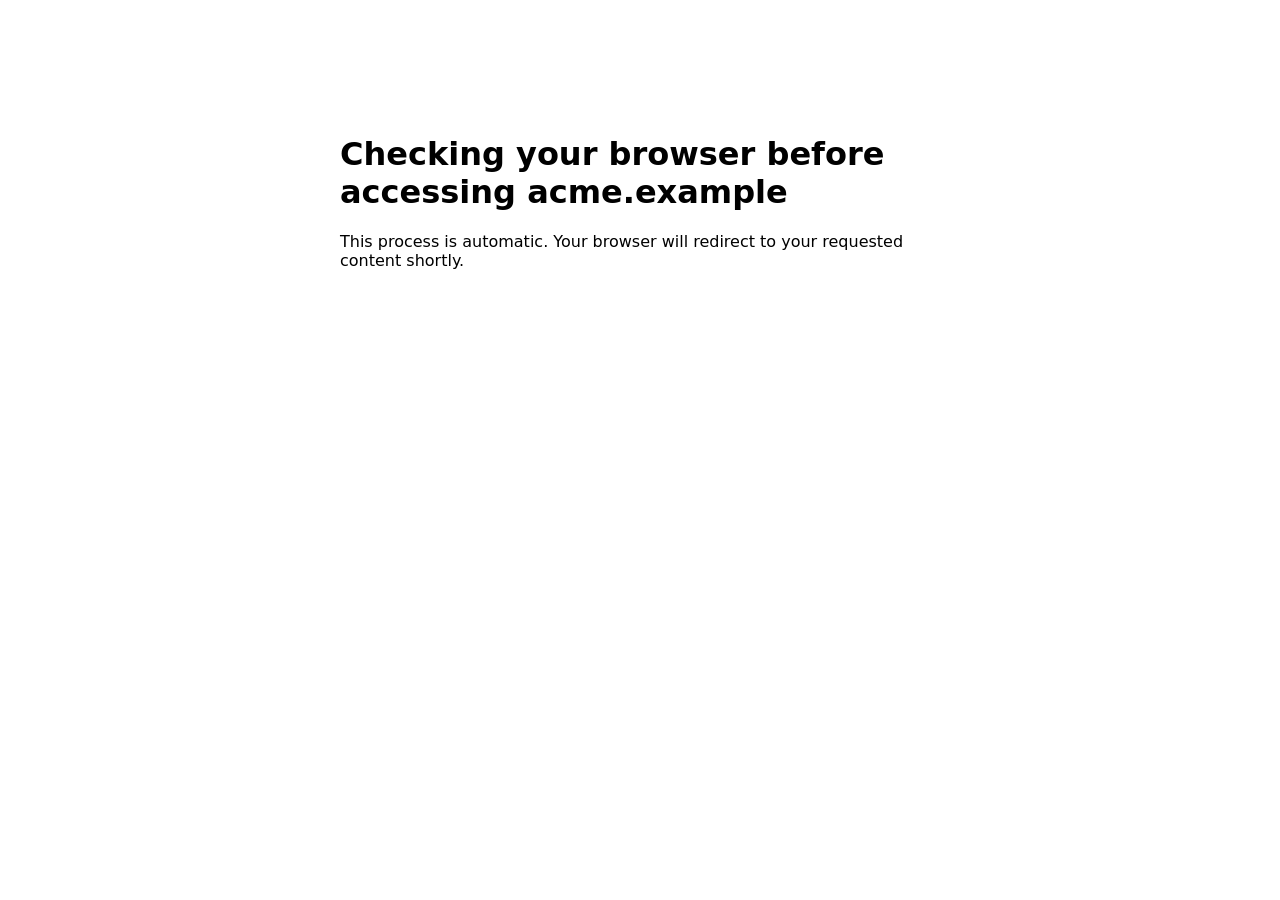
<file: tests/fixtures/site/challenge.html>
<!doctype html>
<html lang="en">
  <head>
    <meta charset="utf-8" />
    <title>Just a moment...</title>
    <style>
      body {
        font-family: system-ui, sans-serif;
        margin: 15vh auto;
        max-width: 600px;
      }
    </style>
  </head>
  <body>
    <div id="challenge-running">
      <h1>Checking your browser before accessing acme.example</h1>
      <p>This process is automatic. Your browser will redirect to your requested content shortly.</p>
    </div>
    <script>
      // Imitates the markers of a Cloudflare managed challenge; nothing is solved here.
      window._cf_chl_opt = { cvId: "3", cType: "managed" };
    </script>
  </body>
</html>
</file>
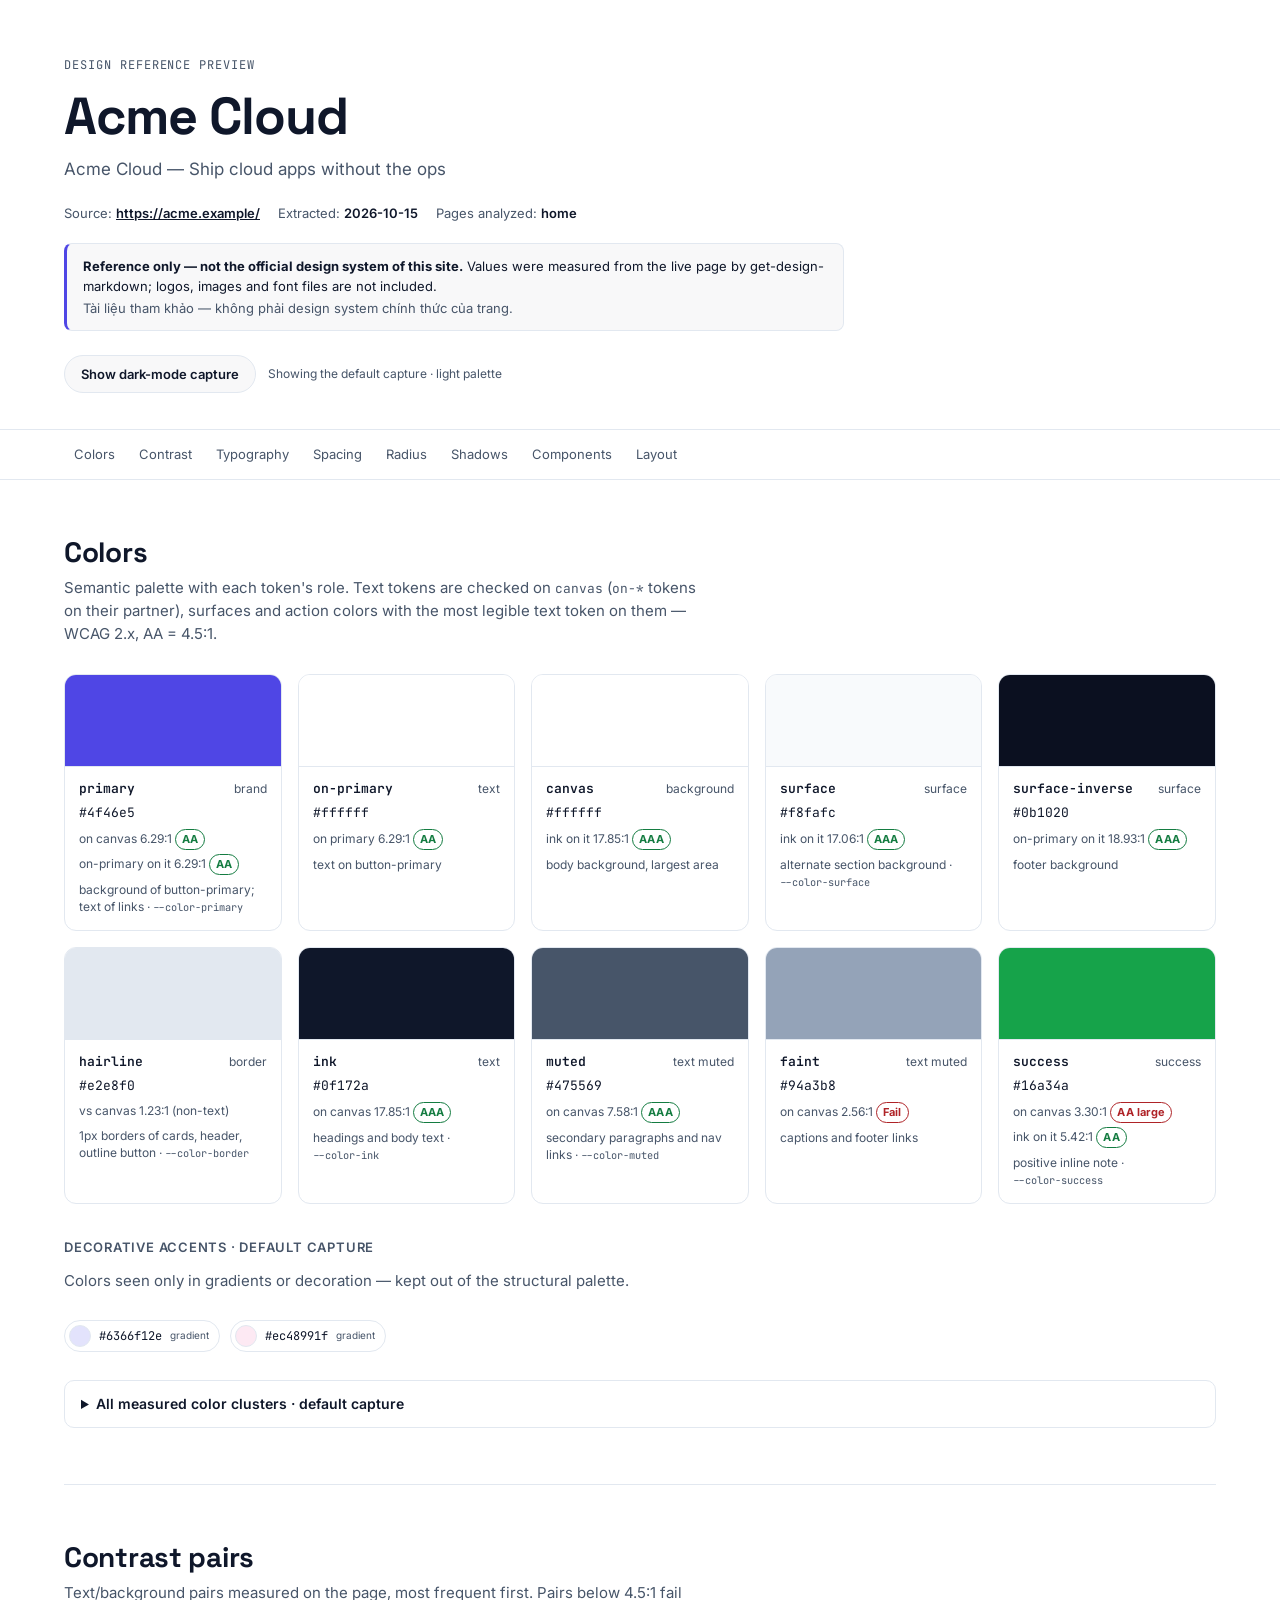
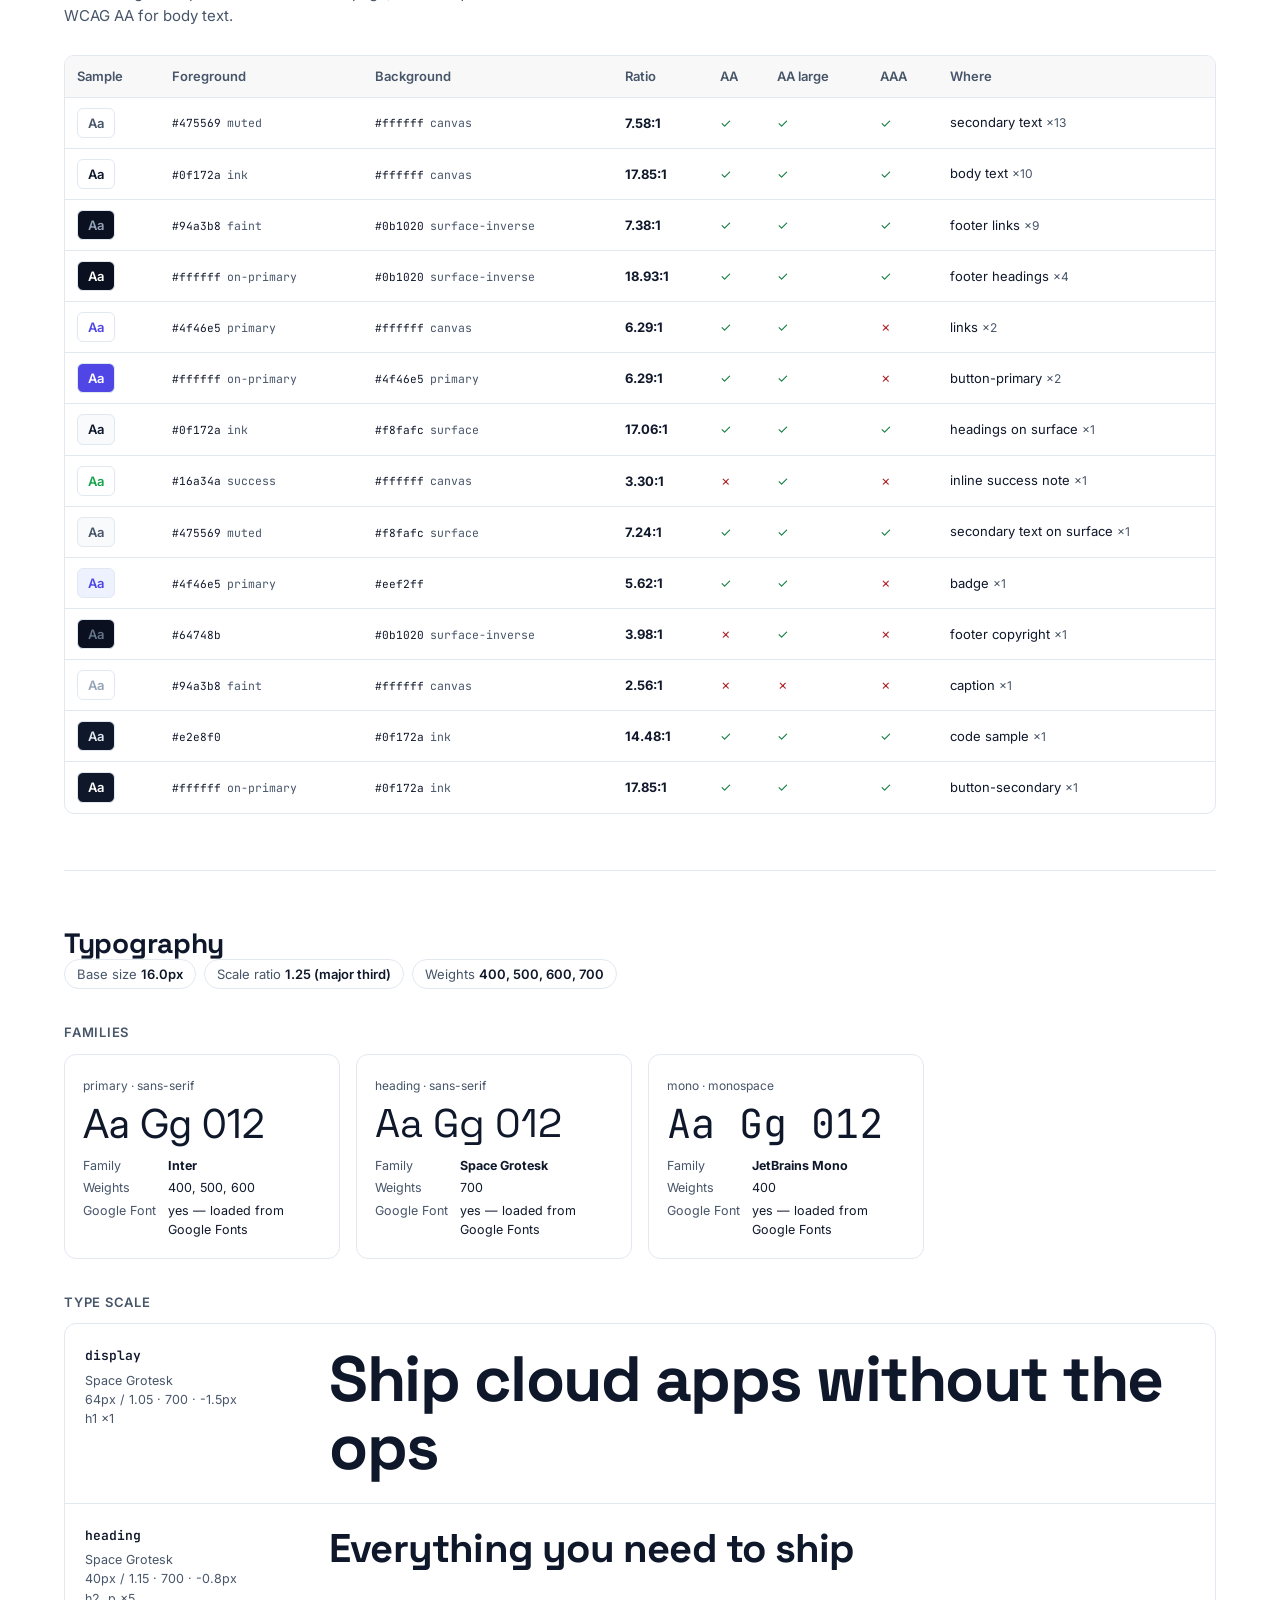
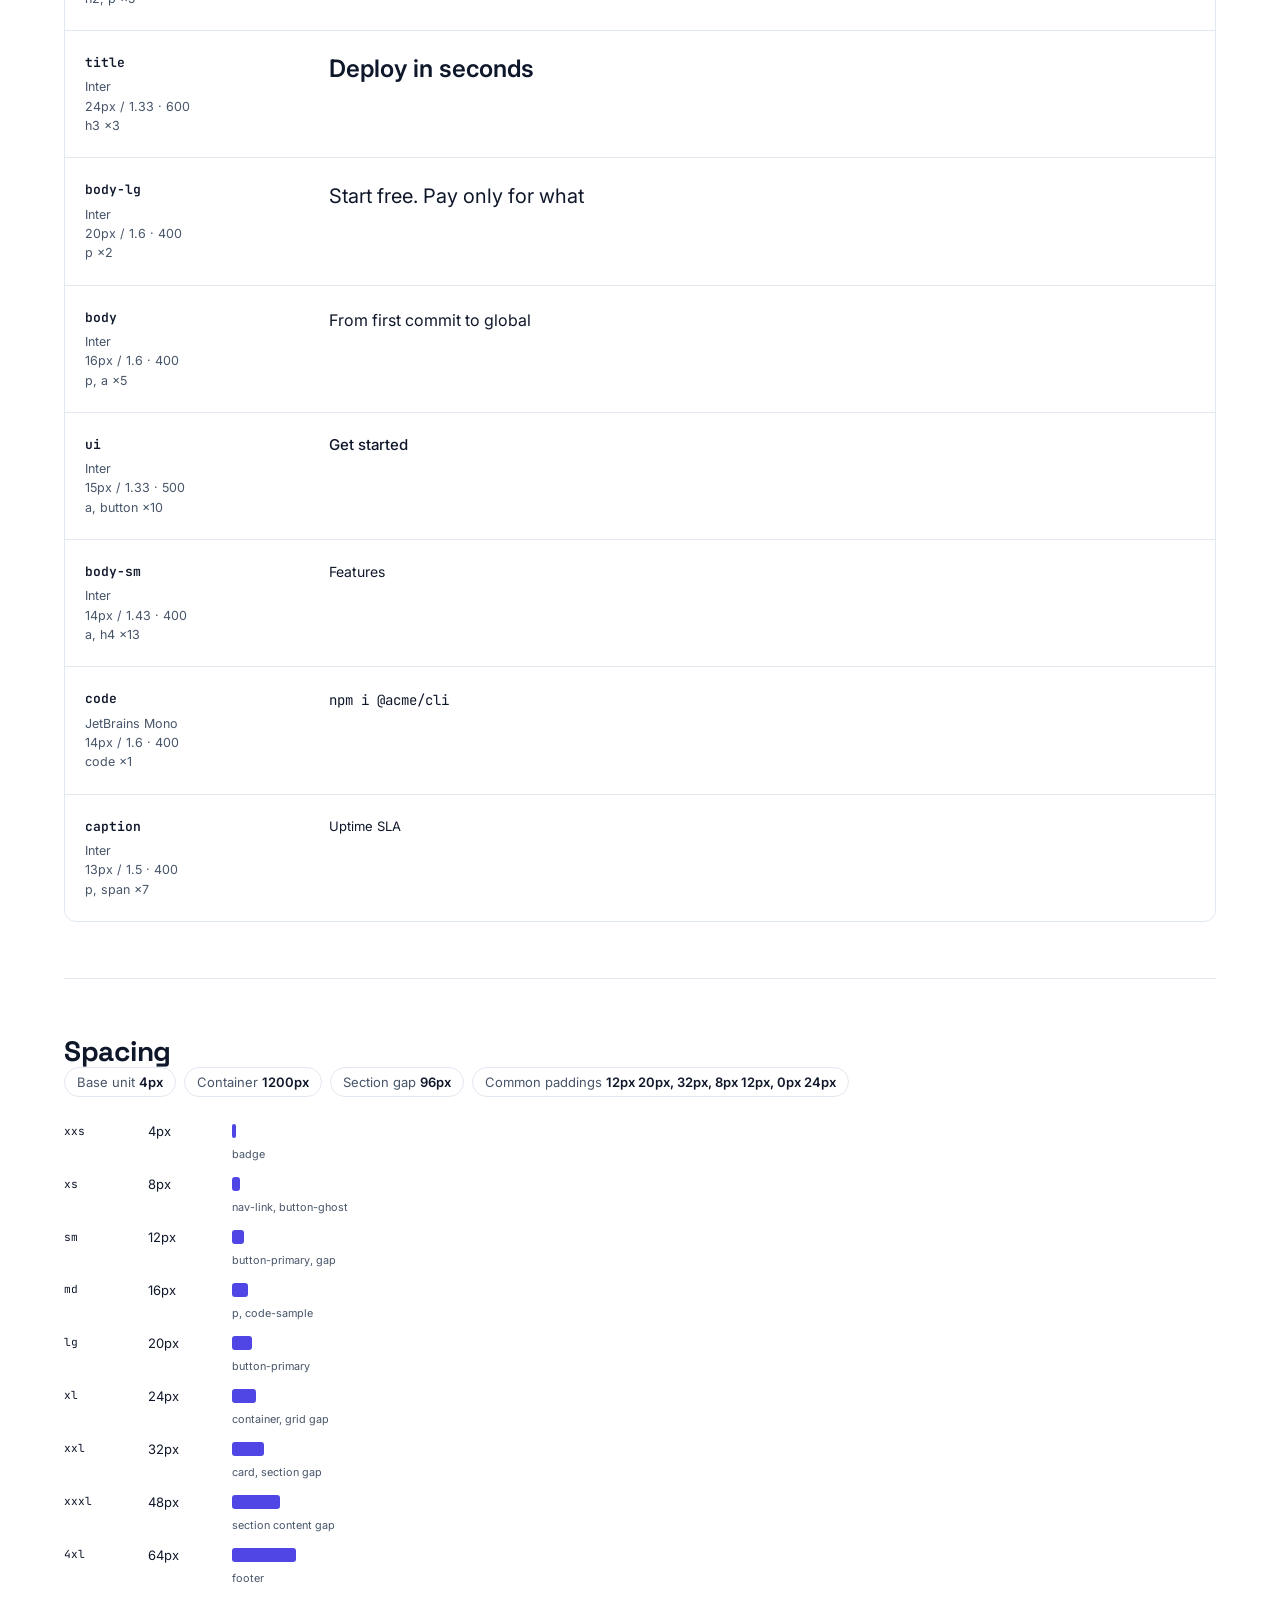
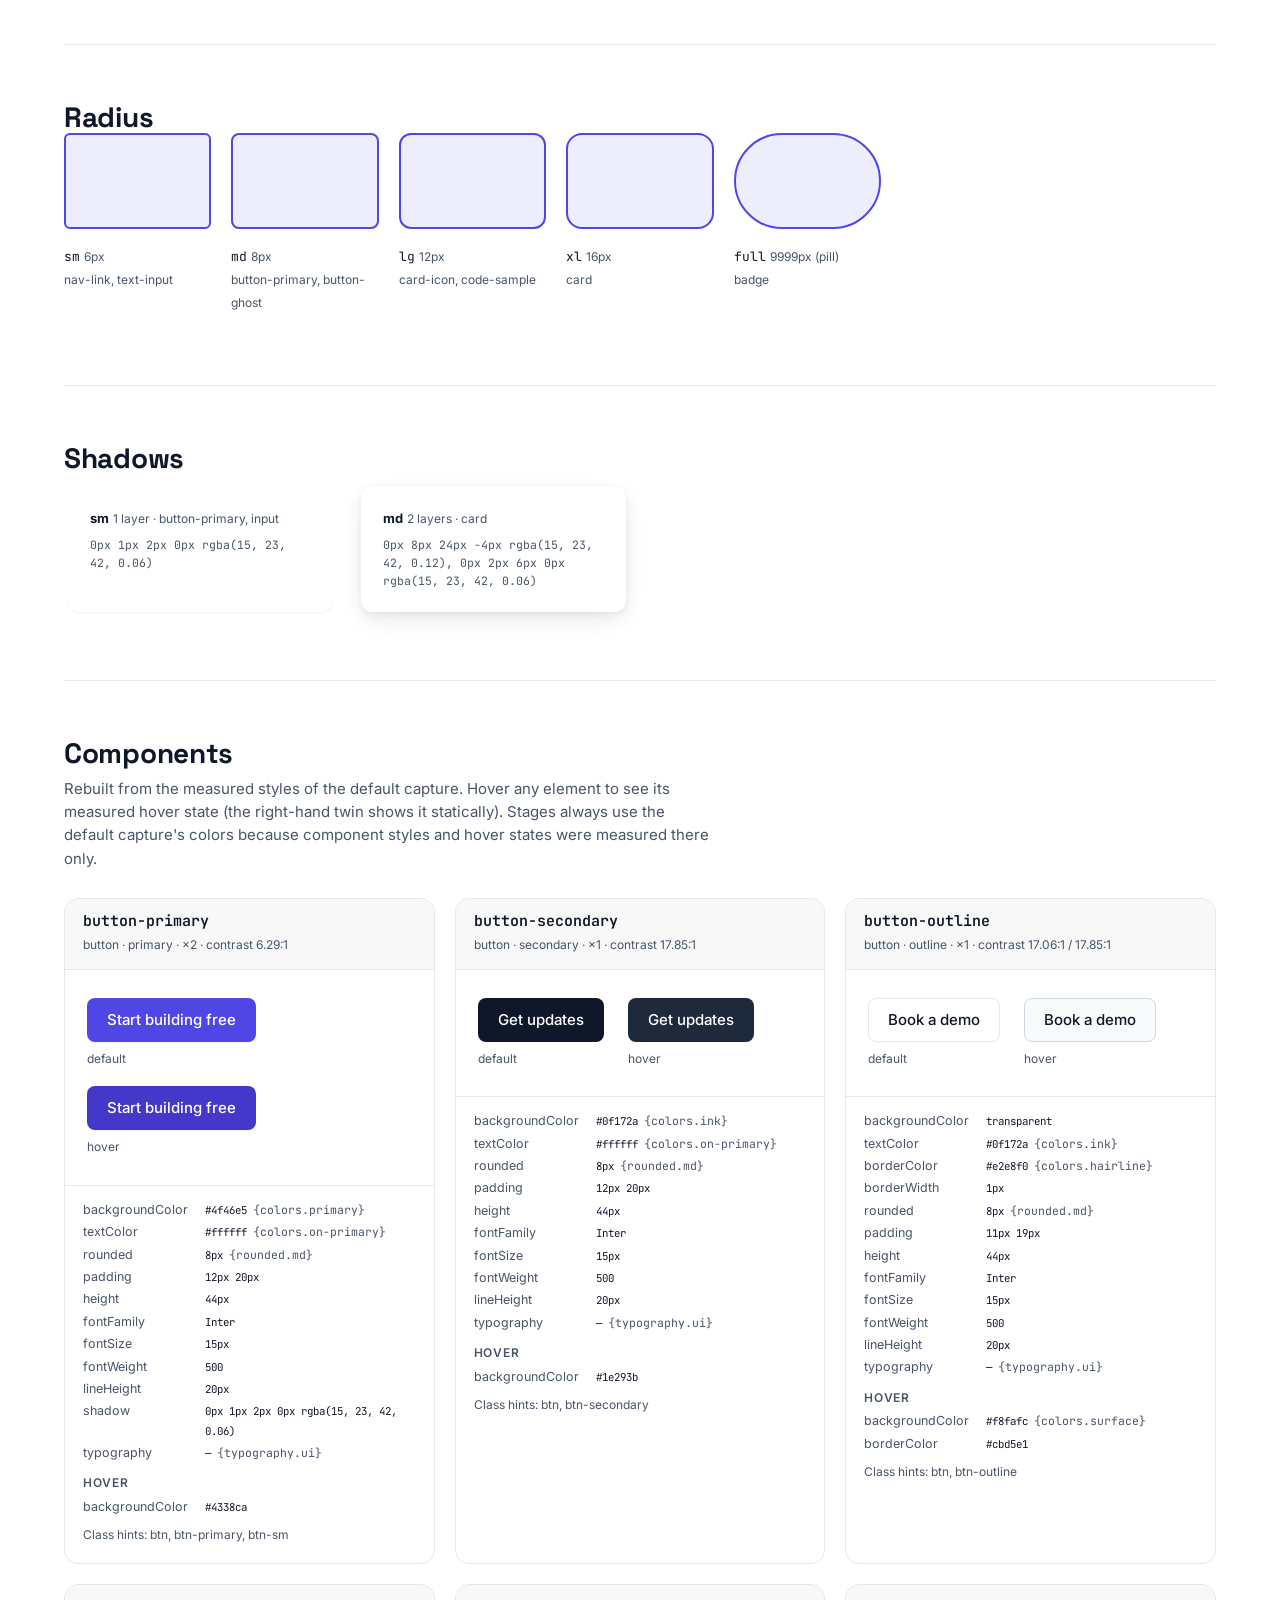
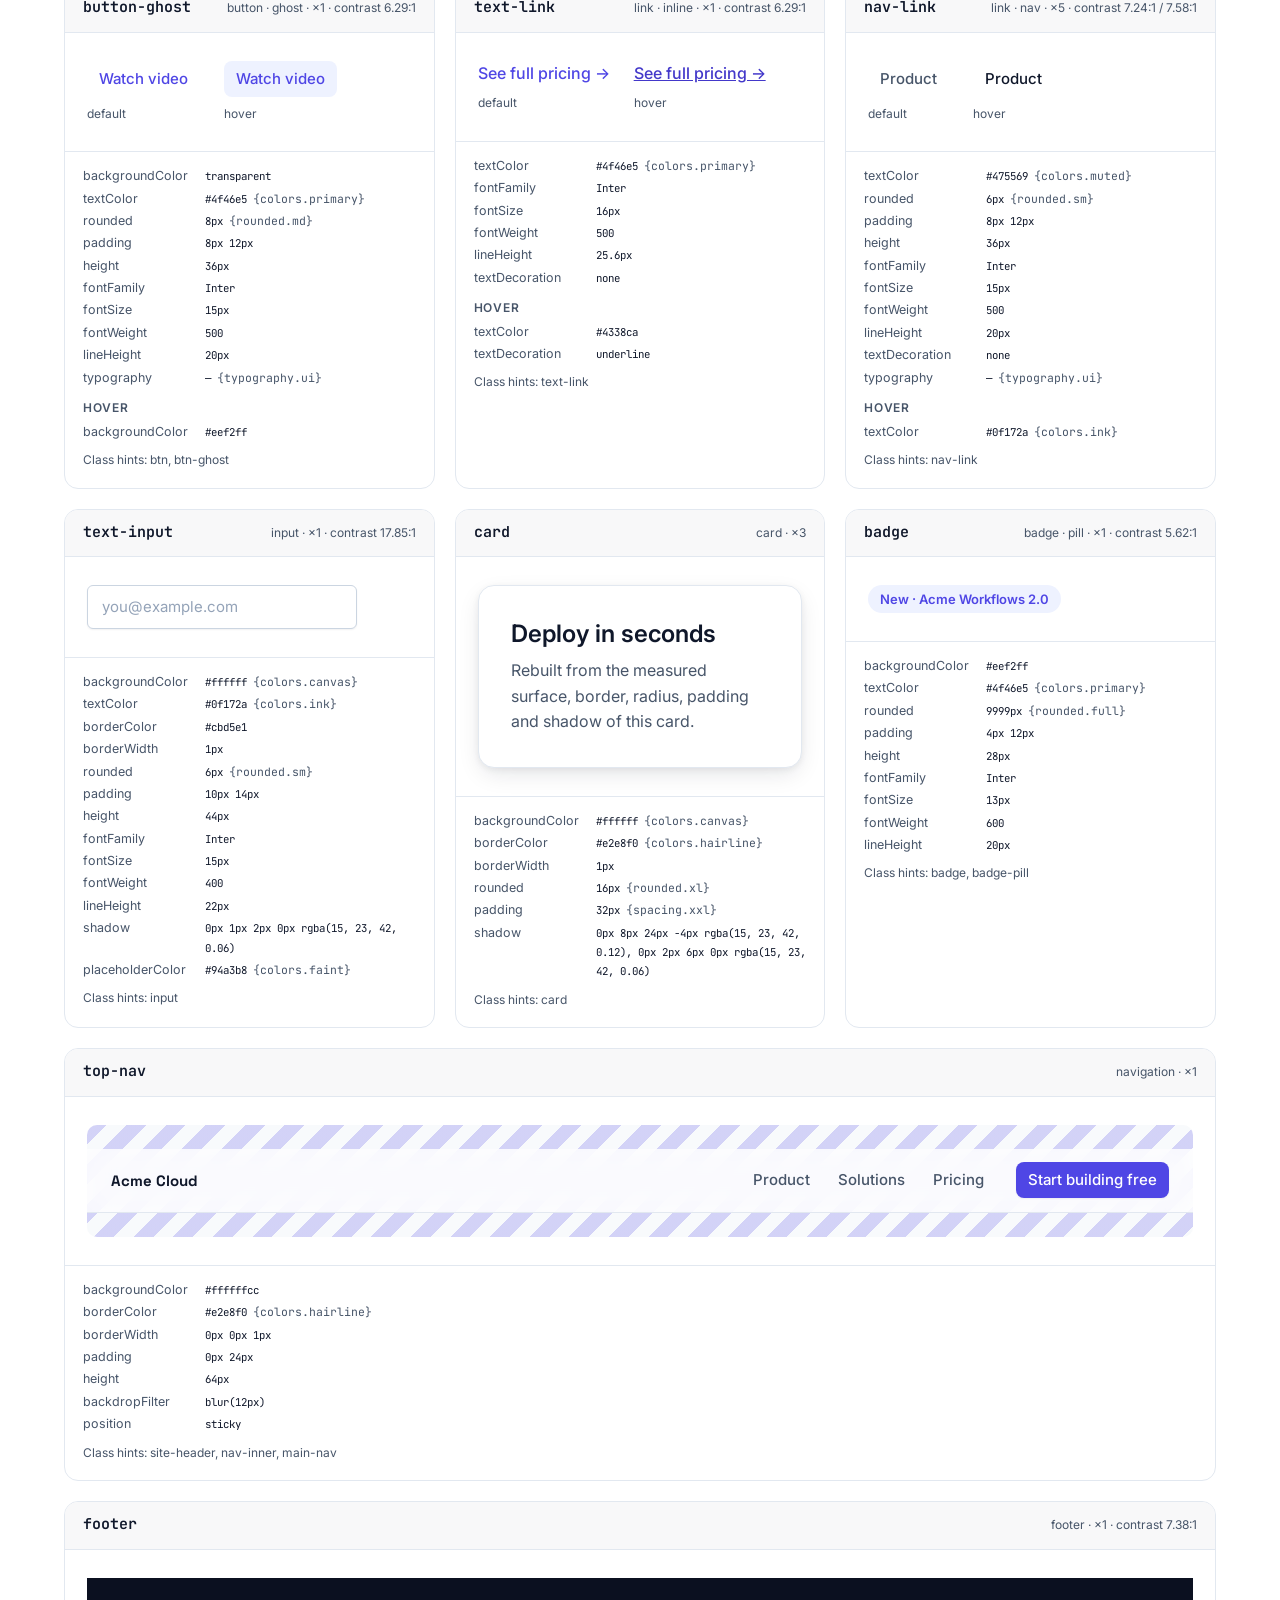
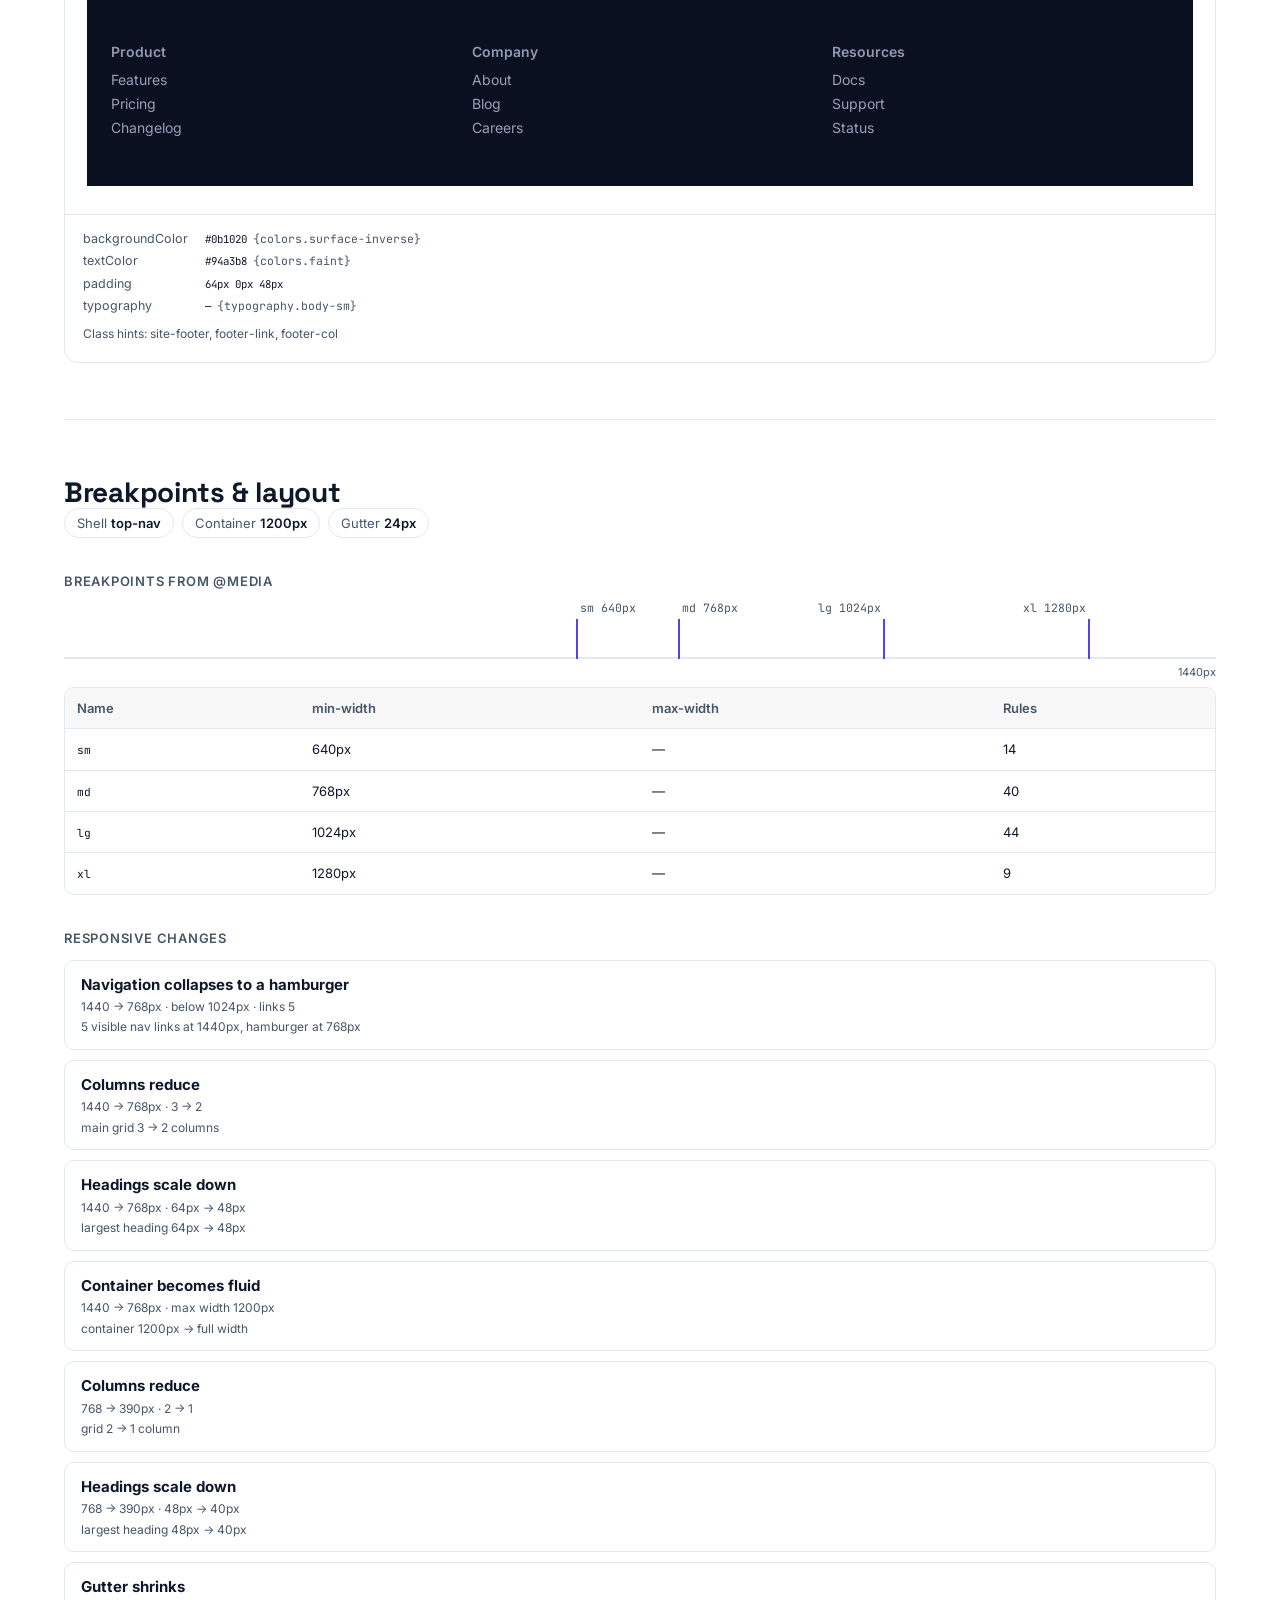
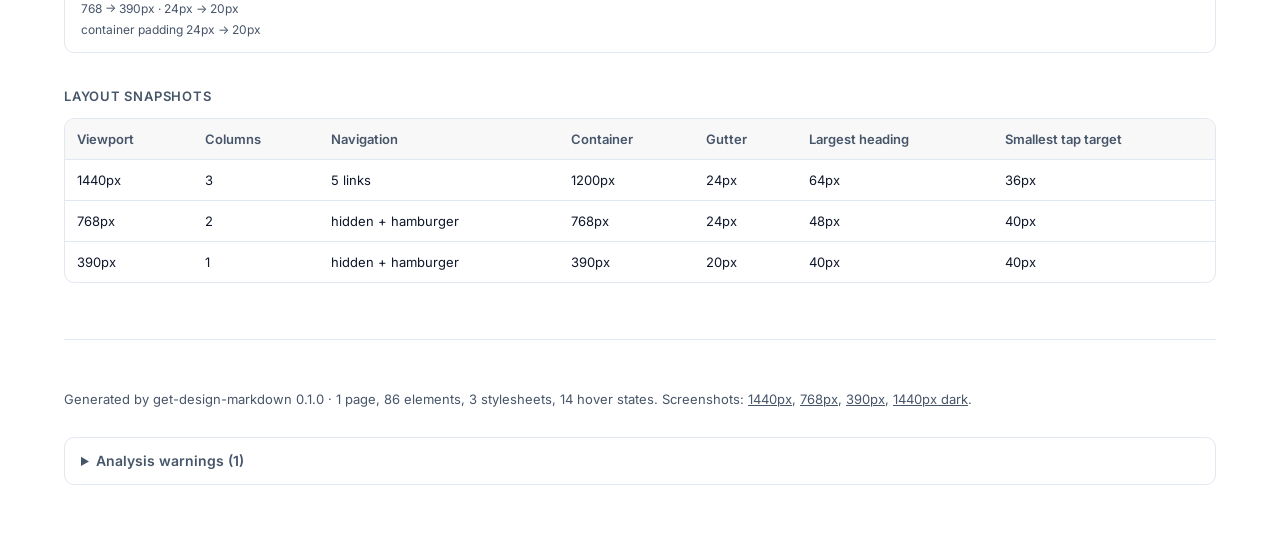
<file: tests/golden/exporters/preview.html>
<!DOCTYPE html>
<html lang="en" data-theme="light" data-site="acme-example">
<head>
<meta charset="utf-8">
<meta name="viewport" content="width=device-width, initial-scale=1">
<meta name="generator" content="get-design-markdown 0.1.0">
<meta name="robots" content="noindex">
<title>Acme Cloud — Design Preview</title>
<link rel="stylesheet" href="https://fonts.googleapis.com/css2?family=Inter:wght@400;500;600&amp;family=Space+Grotesk:wght@700&amp;family=JetBrains+Mono:wght@400&amp;display=swap">
<style>
*,*::before,*::after{box-sizing:border-box}
:root,.pv-capture{--pv-bg:var(--color-canvas,var(--pv-fallback-bg));--pv-ink:var(--color-ink,var(--pv-fallback-ink));--pv-muted:var(--color-muted,color-mix(in srgb,var(--pv-ink) 64%,var(--pv-bg)));--pv-line:var(--color-hairline,color-mix(in srgb,var(--pv-ink) 14%,var(--pv-bg)));--pv-surface:var(--color-surface,color-mix(in srgb,var(--pv-ink) 4%,var(--pv-bg)));--pv-accent:var(--color-primary,var(--pv-ink));--pv-panel:color-mix(in srgb,var(--pv-ink) 3%,var(--pv-bg));--pv-good:color-mix(in srgb,#16a34a 72%,var(--pv-ink));--pv-bad:color-mix(in srgb,#dc2626 78%,var(--pv-ink))}
html{background:var(--pv-bg);-webkit-text-size-adjust:100%}
body{margin:0;background:var(--pv-bg);color:var(--pv-ink);font-family:var(--pv-font);font-size:15px;line-height:1.55;overflow-wrap:break-word}
a{color:inherit}
code,.pv-mono{font-family:var(--pv-mono);font-size:.86em}
h1,h2,h3{font-family:var(--pv-heading-font);line-height:1.15;margin:0}
.pv-wrap{max-width:1200px;margin:0 auto;padding:0 24px}
.pv-header{padding:56px 0 36px;border-bottom:1px solid var(--pv-line)}
.pv-eyebrow{font-family:var(--pv-mono);font-size:12px;letter-spacing:.08em;text-transform:uppercase;color:var(--pv-muted);margin:0 0 12px}
.pv-header h1{font-size:clamp(32px,5vw,52px);letter-spacing:-.02em}
.pv-title{margin:10px 0 0;color:var(--pv-muted);font-size:17px;max-width:70ch}
.pv-meta{display:flex;flex-wrap:wrap;gap:6px 18px;margin:20px 0 0;padding:0;list-style:none;font-size:13px;color:var(--pv-muted)}
.pv-meta strong{color:var(--pv-ink);font-weight:600}
.pv-disclaimer{margin:20px 0 0;padding:12px 16px;border:1px solid var(--pv-line);border-left:3px solid var(--pv-accent);border-radius:8px;background:var(--pv-panel);font-size:13px;max-width:780px}
.pv-disclaimer p{margin:0}
.pv-disclaimer p+p{color:var(--pv-muted);margin-top:2px}
.pv-toolbar{display:flex;flex-wrap:wrap;align-items:center;gap:12px;margin-top:24px}
.pv-toggle{font:inherit;font-size:13px;font-weight:600;color:var(--pv-ink);background:var(--pv-panel);border:1px solid var(--pv-line);border-radius:999px;padding:8px 16px;cursor:pointer}
.pv-toggle:hover{border-color:var(--pv-muted)}
.pv-toggle:focus-visible,.pv-toc a:focus-visible{outline:2px solid var(--pv-accent);outline-offset:2px}
.pv-toc{position:sticky;top:0;z-index:5;background:color-mix(in srgb,var(--pv-bg) 92%,transparent);-webkit-backdrop-filter:blur(8px);backdrop-filter:blur(8px);border-bottom:1px solid var(--pv-line)}
.pv-toc ul{display:flex;gap:4px;margin:0 auto;padding:8px 24px;list-style:none;overflow-x:auto;max-width:1200px;scrollbar-width:none}
.pv-toc a{display:block;padding:6px 10px;border-radius:6px;font-size:13px;color:var(--pv-muted);text-decoration:none;white-space:nowrap}
.pv-toc a:hover{color:var(--pv-ink);background:var(--pv-panel)}
.pv-section{padding:56px 0;border-bottom:1px solid var(--pv-line);scroll-margin-top:48px}
.pv-section>h2{font-size:28px;letter-spacing:-.01em}
.pv-lede{margin:8px 0 28px;color:var(--pv-muted);max-width:72ch}
.pv-sub{font-size:13px;font-weight:600;letter-spacing:.06em;text-transform:uppercase;color:var(--pv-muted);margin:36px 0 14px;font-family:var(--pv-font)}
.pv-facts{display:flex;flex-wrap:wrap;gap:8px;margin:0 0 24px;padding:0;list-style:none}
.pv-facts li{border:1px solid var(--pv-line);border-radius:999px;padding:4px 12px;font-size:13px;color:var(--pv-muted)}
.pv-facts strong{color:var(--pv-ink);font-weight:600}
.pv-grid{display:grid;gap:16px;grid-template-columns:repeat(auto-fill,minmax(190px,1fr))}
.pv-swatch{margin:0;border:1px solid var(--pv-line);border-radius:12px;overflow:hidden;background:var(--pv-bg)}
.pv-chip{height:92px;background-color:#ffffff;background-image:linear-gradient(45deg,#d4d4d8 25%,transparent 25%),linear-gradient(-45deg,#d4d4d8 25%,transparent 25%),linear-gradient(45deg,transparent 75%,#d4d4d8 75%),linear-gradient(-45deg,transparent 75%,#d4d4d8 75%);background-size:16px 16px;background-position:0 0,0 8px,8px -8px,-8px 0;border-bottom:1px solid var(--pv-line)}
.pv-chip>span{display:block;height:100%}
.pv-chip-canvas{background:var(--color-canvas,var(--pv-fallback-bg))}
.pv-swatch figcaption{padding:12px 14px 14px;font-size:13px}
.pv-swatch-name{display:flex;justify-content:space-between;gap:8px;align-items:baseline}
.pv-swatch-name code{font-size:13px;font-weight:600;color:var(--pv-ink)}
.pv-role{font-size:12px;color:var(--pv-muted)}
.pv-hex{font-family:var(--pv-mono);font-size:13px;margin:4px 0 6px}
.pv-evidence{margin:6px 0 0;color:var(--pv-muted);font-size:12px;line-height:1.45}
.pv-evidence code{white-space:nowrap}
.pv-contrast{display:flex;flex-wrap:wrap;gap:4px 10px;font-size:12px;color:var(--pv-muted)}
.pv-badge{display:inline-block;font-size:11px;font-weight:700;letter-spacing:.02em;padding:1px 6px;border-radius:999px;border:1px solid currentColor;margin-left:3px}
.is-ok{color:var(--pv-good)}
.is-bad{color:var(--pv-bad)}
.pv-chips{display:flex;flex-wrap:wrap;gap:10px;margin:0;padding:0;list-style:none}
.pv-chips li{display:flex;align-items:center;gap:8px;font-size:12px;border:1px solid var(--pv-line);border-radius:999px;padding:4px 10px 4px 4px}
.pv-dot{width:22px;height:22px;border-radius:999px;border:1px solid var(--pv-line);flex:none}
.pv-chips code{font-size:12px}
.pv-chips small{color:var(--pv-muted)}
details.pv-details{margin-top:28px;border:1px solid var(--pv-line);border-radius:10px;padding:12px 16px}
details.pv-details summary{cursor:pointer;font-weight:600;font-size:14px}
.pv-channel{margin:16px 0 6px;font-size:12px;text-transform:uppercase;letter-spacing:.06em;color:var(--pv-muted)}
.pv-table-wrap{overflow-x:auto;border:1px solid var(--pv-line);border-radius:10px}
table.pv-table{width:100%;border-collapse:collapse;font-size:13px}
.pv-table th,.pv-table td{text-align:left;padding:10px 12px;border-bottom:1px solid var(--pv-line);vertical-align:middle;white-space:nowrap}
.pv-table th{font-weight:600;color:var(--pv-muted);background:var(--pv-panel)}
.pv-table tr:last-child td{border-bottom:0}
.pv-table td.pv-wrap-cell{white-space:normal;min-width:160px}
.pv-sample{display:inline-block;padding:4px 10px;border-radius:6px;font-weight:600;border:1px solid var(--pv-line)}
.pv-family{display:grid;gap:16px;grid-template-columns:repeat(auto-fill,minmax(260px,1fr))}
.pv-card-plain{border:1px solid var(--pv-line);border-radius:12px;padding:18px;background:var(--pv-bg)}
.pv-family-specimen{font-size:40px;line-height:1.1;margin:6px 0 10px;overflow-wrap:anywhere}
.pv-kv{margin:0;display:grid;grid-template-columns:auto 1fr;gap:3px 12px;font-size:12.5px}
.pv-kv dt{color:var(--pv-muted)}
.pv-kv dd{margin:0;overflow-wrap:anywhere}
.pv-levels{display:grid;gap:0;border:1px solid var(--pv-line);border-radius:12px;overflow:hidden}
.pv-level{display:grid;grid-template-columns:220px 1fr;gap:24px;padding:22px 20px;border-bottom:1px solid var(--pv-line)}
.pv-level:last-child{border-bottom:0}
.pv-level-meta{font-size:12.5px;color:var(--pv-muted)}
.pv-level-meta code{display:inline-block;font-size:13px;font-weight:600;color:var(--pv-ink);margin-bottom:4px}
.pv-level-specimen{margin:0;overflow-wrap:anywhere;min-width:0}
.pv-scale{display:grid;gap:10px}
.pv-scale-row{display:grid;grid-template-columns:72px 72px 1fr;gap:12px;align-items:center;font-size:13px}
.pv-bar{height:14px;border-radius:3px;background:var(--pv-accent);min-width:2px}
.pv-scale-row small{grid-column:3;color:var(--pv-muted);margin-top:-6px}
.pv-radius{display:grid;gap:20px;grid-template-columns:repeat(auto-fill,minmax(130px,1fr))}
.pv-radius-box{height:96px;border:2px solid var(--pv-accent);background:color-mix(in srgb,var(--pv-accent) 10%,var(--pv-bg))}
.pv-shadows{display:grid;gap:28px;grid-template-columns:repeat(auto-fill,minmax(240px,1fr));padding:12px 4px}
.pv-shadow-card{background:var(--pv-bg);border-radius:12px;padding:22px;min-height:120px;font-size:13px}
.pv-shadow-card code{display:block;margin-top:8px;color:var(--pv-muted);font-size:11.5px;overflow-wrap:anywhere}
.pv-label{font-size:12px;color:var(--pv-muted)}
.pv-components{display:grid;gap:20px;grid-template-columns:repeat(auto-fill,minmax(340px,1fr))}
.pv-component{border:1px solid var(--pv-line);border-radius:14px;overflow:hidden;background:var(--pv-bg);min-width:0}
.pv-component.is-wide{grid-column:1/-1}
.pv-component>header{display:flex;flex-wrap:wrap;justify-content:space-between;gap:6px 12px;padding:14px 18px;border-bottom:1px solid var(--pv-line);background:var(--pv-panel)}
.pv-component>header h3{font-size:15px;font-family:var(--pv-mono);font-weight:600}
.pv-component>header span{font-size:12px;color:var(--pv-muted)}
.pv-stage{display:flex;flex-wrap:wrap;align-items:center;gap:18px 24px;padding:28px 22px;background:var(--pv-bg);min-width:0}
.pv-twin{display:flex;flex-direction:column;align-items:flex-start;gap:8px;min-width:0;max-width:100%}
.is-wide .pv-twin{flex:1 1 100%;align-items:stretch}
.pv-capture{color:var(--pv-ink)}
.pv-gutter{padding-inline:var(--pv-gutter)}
.pv-spec{padding:14px 18px 18px;border-top:1px solid var(--pv-line)}
.pv-spec .pv-kv{grid-template-columns:minmax(110px,auto) 1fr}
.pv-ref{color:var(--pv-muted);font-family:var(--pv-mono);font-size:11.5px;margin-left:6px}
.pv-state{margin:12px 0 4px;font-size:12px;font-weight:600;text-transform:uppercase;letter-spacing:.06em;color:var(--pv-muted)}
.pv-hints{margin:10px 0 0;font-size:12px;color:var(--pv-muted)}
.cmp{box-sizing:border-box;margin:0;font:inherit;color:inherit;background:none;border:0 solid transparent;text-decoration:none;max-width:100%;transition:background-color .15s ease,color .15s ease,border-color .15s ease,box-shadow .15s ease,text-decoration-color .15s ease}
.ck-button,.ck-badge{display:inline-flex;align-items:center;justify-content:center;white-space:nowrap;cursor:pointer;overflow:hidden;text-overflow:ellipsis}
.ck-badge{cursor:default}
.ck-link{display:inline-flex;align-items:center;cursor:pointer}
.ck-input{display:block;width:min(100%,340px)}
.ck-input:focus-visible{outline:2px solid var(--pv-accent);outline-offset:2px}
.ck-card{display:block;width:100%;max-width:380px}
.ck-card .pv-card-title{margin:0 0 8px;color:var(--pv-ink)}
.ck-card .pv-card-body{margin:0;color:var(--pv-muted)}
.ck-box{display:block;width:100%;min-height:48px}
.pv-navstage{width:100%;padding:24px 0;border-radius:10px;background:repeating-linear-gradient(135deg,color-mix(in srgb,var(--pv-accent) 22%,transparent) 0 14px,transparent 14px 28px),var(--pv-surface);overflow:hidden}
.ck-nav{display:flex;align-items:center;gap:20px;width:100%}
.ck-nav .pv-nav-logo{font-weight:700;font-family:var(--pv-heading-font);margin-right:auto;white-space:nowrap}
.ck-nav .pv-nav-links{display:flex;gap:4px;flex-wrap:wrap}
.ck-footer{display:block;width:100%}
.pv-footer-cols{display:grid;grid-template-columns:repeat(3,minmax(0,1fr));gap:24px}
.ck-footer h4{margin:0 0 8px;font-size:inherit;font-weight:600;opacity:.95}
.ck-footer ul{margin:0;padding:0;list-style:none;display:grid;gap:4px}
.pv-ruler{position:relative;height:56px;margin:8px 0 28px;border-bottom:2px solid var(--pv-line)}
.pv-mark{position:absolute;bottom:-2px;width:2px;height:40px;background:var(--pv-accent)}
.pv-mark span{position:absolute;bottom:42px;left:4px;font-size:11.5px;white-space:nowrap;color:var(--pv-muted);font-family:var(--pv-mono)}
.pv-mark.is-end span{left:auto;right:4px}
.pv-ruler-end{position:absolute;right:0;bottom:-24px;font-size:11px;color:var(--pv-muted)}
.pv-changes{margin:0;padding:0;list-style:none;display:grid;gap:10px}
.pv-changes li{border:1px solid var(--pv-line);border-radius:10px;padding:12px 16px}
.pv-changes strong{display:block}
.pv-changes .pv-label{display:block;margin-top:2px}
.pv-footer{padding:36px 0 56px;color:var(--pv-muted);font-size:13px}
.pv-footer ul{margin:8px 0 0;padding-left:18px}
.pv-empty{color:var(--pv-muted);font-style:italic}
:root:not([data-theme="dark"]) .t-dark,:root[data-theme="dark"] .t-light{display:none !important}
@media (max-width:720px){
.pv-wrap{padding:0 16px}
.pv-toc ul{padding:8px 16px}
.pv-header{padding:36px 0 28px}
.pv-section{padding:40px 0}
.pv-level{grid-template-columns:1fr;gap:10px}
.pv-components{grid-template-columns:1fr}
.pv-scale-row{grid-template-columns:56px 56px 1fr}
.pv-footer-cols{grid-template-columns:repeat(2,minmax(0,1fr))}
.pv-mark span{display:none}
.ck-nav{flex-wrap:wrap;gap:12px}
}
@media (prefers-reduced-motion:reduce){.cmp{transition:none}}
:root{--font-primary:"Inter", system-ui, -apple-system, "Segoe UI", sans-serif;--font-heading:"Space Grotesk", "Inter", system-ui, sans-serif;--font-mono:"JetBrains Mono", ui-monospace, "SFMono-Regular", "Menlo", monospace;--space-xxs:4px;--space-xs:8px;--space-sm:12px;--space-md:16px;--space-lg:20px;--space-xl:24px;--space-xxl:32px;--space-xxxl:48px;--space-4xl:64px;--radius-sm:6px;--radius-md:8px;--radius-lg:12px;--radius-xl:16px;--radius-full:9999px;--shadow-sm:0px 1px 2px 0px rgba(15, 23, 42, 0.06);--shadow-md:0px 8px 24px -4px rgba(15, 23, 42, 0.12), 0px 2px 6px 0px rgba(15, 23, 42, 0.06);--pv-font:var(--font-primary, "Inter", system-ui, -apple-system, "Segoe UI", sans-serif);--pv-heading-font:var(--font-heading, "Space Grotesk", "Inter", system-ui, sans-serif);--pv-mono:var(--font-mono, "JetBrains Mono", ui-monospace, "SFMono-Regular", "Menlo", monospace);--pv-gutter:24px}
:root[data-theme="light"]{color-scheme:light;--pv-fallback-bg:#ffffff;--pv-fallback-ink:#0f172a;--color-primary:#4f46e5;--color-on-primary:#ffffff;--color-canvas:#ffffff;--color-surface:#f8fafc;--color-surface-inverse:#0b1020;--color-hairline:#e2e8f0;--color-ink:#0f172a;--color-muted:#475569;--color-faint:#94a3b8;--color-success:#16a34a}
:root[data-theme="dark"]{color-scheme:dark;--pv-fallback-bg:#0b1020;--pv-fallback-ink:#f8fafc;--color-primary:#818cf8;--color-on-primary:#0b1020;--color-canvas:#0b1020;--color-surface:#111827;--color-surface-inverse:#05070f;--color-hairline:#1e293b;--color-ink:#f8fafc;--color-muted:#94a3b8;--color-faint:#64748b;--color-success:#4ade80}
.pv-capture{color-scheme:light;--pv-fallback-bg:#ffffff;--pv-fallback-ink:#0f172a;--color-primary:#4f46e5;--color-on-primary:#ffffff;--color-canvas:#ffffff;--color-surface:#f8fafc;--color-surface-inverse:#0b1020;--color-hairline:#e2e8f0;--color-ink:#0f172a;--color-muted:#475569;--color-faint:#94a3b8;--color-success:#16a34a}
.sw-0{background-color:var(--color-primary)}
.sw-1{background-color:var(--color-on-primary)}
.sw-2{background-color:var(--color-canvas)}
.sw-3{background-color:var(--color-surface)}
.sw-4{background-color:var(--color-surface-inverse)}
.sw-5{background-color:var(--color-hairline)}
.sw-6{background-color:var(--color-ink)}
.sw-7{background-color:var(--color-muted)}
.sw-8{background-color:var(--color-faint)}
.sw-9{background-color:var(--color-success)}
.dc-light-18{background-color:#6366f12e}
.dc-light-19{background-color:#ec48991f}
.cl-light-0{background-color:#ffffff}
.cl-light-1{background-color:#f8fafc}
.cl-light-2{background-color:#0b1020}
.cl-light-3{background-color:#ffffffcc}
.cl-light-4{background-color:#0f172a}
.cl-light-5{background-color:#4f46e5}
.cl-light-6{background-color:#eef2ff}
.cl-light-7{background-color:#0f172a}
.cl-light-8{background-color:#475569}
.cl-light-9{background-color:#ffffff}
.cl-light-10{background-color:#94a3b8}
.cl-light-11{background-color:#4f46e5}
.cl-light-12{background-color:#e2e8f0}
.cl-light-13{background-color:#64748b}
.cl-light-14{background-color:#16a34a}
.cl-light-15{background-color:#e2e8f0}
.cl-light-16{background-color:#1e293b}
.cl-light-17{background-color:#cbd5e1}
.cl-light-18{background-color:#6366f12e}
.cl-light-19{background-color:#ec48991f}
.cp-light-0{color:#475569;background-color:#ffffff}
.cp-light-1{color:#0f172a;background-color:#ffffff}
.cp-light-2{color:#94a3b8;background-color:#0b1020}
.cp-light-3{color:#ffffff;background-color:#0b1020}
.cp-light-4{color:#4f46e5;background-color:#ffffff}
.cp-light-5{color:#ffffff;background-color:#4f46e5}
.cp-light-6{color:#0f172a;background-color:#f8fafc}
.cp-light-7{color:#16a34a;background-color:#ffffff}
.cp-light-8{color:#475569;background-color:#f8fafc}
.cp-light-9{color:#4f46e5;background-color:#eef2ff}
.cp-light-10{color:#64748b;background-color:#0b1020}
.cp-light-11{color:#94a3b8;background-color:#ffffff}
.cp-light-12{color:#e2e8f0;background-color:#0f172a}
.cp-light-13{color:#ffffff;background-color:#0f172a}
.dc-dark-18{background-color:#6366f12e}
.dc-dark-19{background-color:#ec48991f}
.cl-dark-0{background-color:#0b1020}
.cl-dark-1{background-color:#111827}
.cl-dark-2{background-color:#05070f}
.cl-dark-3{background-color:#0b1020cc}
.cl-dark-4{background-color:#020617}
.cl-dark-5{background-color:#818cf8}
.cl-dark-6{background-color:#818cf826}
.cl-dark-7{background-color:#f8fafc}
.cl-dark-8{background-color:#f8fafc}
.cl-dark-9{background-color:#94a3b8}
.cl-dark-10{background-color:#ffffff}
.cl-dark-11{background-color:#0b1020}
.cl-dark-12{background-color:#818cf8}
.cl-dark-13{background-color:#e2e8f0}
.cl-dark-14{background-color:#64748b}
.cl-dark-15{background-color:#4ade80}
.cl-dark-16{background-color:#1e293b}
.cl-dark-17{background-color:#334155}
.cl-dark-18{background-color:#6366f12e}
.cl-dark-19{background-color:#ec48991f}
.cp-dark-0{color:#94a3b8;background-color:#0b1020}
.cp-dark-1{color:#f8fafc;background-color:#0b1020}
.cp-dark-2{color:#94a3b8;background-color:#05070f}
.cp-dark-3{color:#ffffff;background-color:#05070f}
.cp-dark-4{color:#0b1020;background-color:#818cf8}
.cp-dark-5{color:#818cf8;background-color:#0b1020}
.cp-dark-6{color:#0b1020;background-color:#f8fafc}
.cp-dark-7{color:#4ade80;background-color:#0b1020}
.cp-dark-8{color:#64748b;background-color:#05070f}
.cp-dark-9{color:#64748b;background-color:#0b1020}
.cp-dark-10{color:#818cf8;background-color:#1d2340}
.cp-dark-11{color:#94a3b8;background-color:#111827}
.cp-dark-12{color:#e2e8f0;background-color:#020617}
.cp-dark-13{color:#f8fafc;background-color:#111827}
.ff-0{font-family:var(--font-primary, "Inter", system-ui, -apple-system, "Segoe UI", sans-serif)}
.ff-1{font-family:var(--font-heading, "Space Grotesk", "Inter", system-ui, sans-serif)}
.ff-2{font-family:var(--font-mono, "JetBrains Mono", ui-monospace, "SFMono-Regular", "Menlo", monospace)}
.tl-0{font-family:var(--font-heading, "Space Grotesk", "Inter", system-ui, sans-serif);font-size:64px;font-weight:700;line-height:1.05;letter-spacing:-1.5px}
.tl-1{font-family:var(--font-heading, "Space Grotesk", "Inter", system-ui, sans-serif);font-size:40px;font-weight:700;line-height:1.15;letter-spacing:-0.8px}
.tl-2{font-family:var(--font-primary, "Inter", system-ui, -apple-system, "Segoe UI", sans-serif);font-size:24px;font-weight:600;line-height:1.33;letter-spacing:0px}
.tl-3{font-family:var(--font-primary, "Inter", system-ui, -apple-system, "Segoe UI", sans-serif);font-size:20px;font-weight:400;line-height:1.6;letter-spacing:0px}
.tl-4{font-family:var(--font-primary, "Inter", system-ui, -apple-system, "Segoe UI", sans-serif);font-size:16px;font-weight:400;line-height:1.6;letter-spacing:0px}
.tl-5{font-family:var(--font-primary, "Inter", system-ui, -apple-system, "Segoe UI", sans-serif);font-size:15px;font-weight:500;line-height:1.33;letter-spacing:0px}
.tl-6{font-family:var(--font-primary, "Inter", system-ui, -apple-system, "Segoe UI", sans-serif);font-size:14px;font-weight:400;line-height:1.43;letter-spacing:0px}
.tl-7{font-family:var(--font-mono, "JetBrains Mono", ui-monospace, "SFMono-Regular", "Menlo", monospace);font-size:14px;font-weight:400;line-height:1.6;letter-spacing:0px}
.tl-8{font-family:var(--font-primary, "Inter", system-ui, -apple-system, "Segoe UI", sans-serif);font-size:13px;font-weight:400;line-height:1.5;letter-spacing:0px}
.sp-0{width:min(4px, 100%)}
.sp-1{width:min(8px, 100%)}
.sp-2{width:min(12px, 100%)}
.sp-3{width:min(16px, 100%)}
.sp-4{width:min(20px, 100%)}
.sp-5{width:min(24px, 100%)}
.sp-6{width:min(32px, 100%)}
.sp-7{width:min(48px, 100%)}
.sp-8{width:min(64px, 100%)}
.rd-0{border-radius:var(--radius-sm)}
.rd-1{border-radius:var(--radius-md)}
.rd-2{border-radius:var(--radius-lg)}
.rd-3{border-radius:var(--radius-xl)}
.rd-4{border-radius:var(--radius-full)}
.sh-0{box-shadow:var(--shadow-sm, 0px 1px 2px 0px rgba(15, 23, 42, 0.06))}
.sh-1{box-shadow:var(--shadow-md, 0px 8px 24px -4px rgba(15, 23, 42, 0.12), 0px 2px 6px 0px rgba(15, 23, 42, 0.06))}
.cx-0{background-color:var(--color-primary, #4f46e5);color:var(--color-on-primary, #ffffff);border-radius:var(--radius-md, 8px);padding:12px 20px;min-height:44px;font-family:var(--font-primary, "Inter", system-ui, -apple-system, "Segoe UI", sans-serif);font-size:15px;font-weight:500;line-height:20px;box-shadow:var(--shadow-sm, 0px 1px 2px 0px rgba(15, 23, 42, 0.06))}
.cx-0:hover, .cx-0.is-hover{background-color:#4338ca}
.cx-1{background-color:var(--color-ink, #0f172a);color:var(--color-on-primary, #ffffff);border-radius:var(--radius-md, 8px);padding:12px 20px;min-height:44px;font-family:var(--font-primary, "Inter", system-ui, -apple-system, "Segoe UI", sans-serif);font-size:15px;font-weight:500;line-height:20px}
.cx-1:hover, .cx-1.is-hover{background-color:#1e293b}
.cx-2{background-color:#00000000;color:var(--color-ink, #0f172a);border-style:solid;border-width:1px;border-color:var(--color-hairline, #e2e8f0);border-radius:var(--radius-md, 8px);padding:11px 19px;min-height:44px;font-family:var(--font-primary, "Inter", system-ui, -apple-system, "Segoe UI", sans-serif);font-size:15px;font-weight:500;line-height:20px}
.cx-2:hover, .cx-2.is-hover{background-color:var(--color-surface, #f8fafc);border-style:solid;border-color:#cbd5e1}
.cx-3{background-color:#00000000;color:var(--color-primary, #4f46e5);border-radius:var(--radius-md, 8px);padding:8px 12px;min-height:36px;font-family:var(--font-primary, "Inter", system-ui, -apple-system, "Segoe UI", sans-serif);font-size:15px;font-weight:500;line-height:20px}
.cx-3:hover, .cx-3.is-hover{background-color:#eef2ff}
.cx-4{color:var(--color-primary, #4f46e5);font-family:var(--font-primary, "Inter", system-ui, -apple-system, "Segoe UI", sans-serif);font-size:16px;font-weight:500;line-height:25.6px;text-decoration-line:none}
.cx-4:hover, .cx-4.is-hover{color:#4338ca;text-decoration-line:underline}
.cx-5{color:var(--color-muted, #475569);border-radius:var(--radius-sm, 6px);padding:8px 12px;min-height:36px;font-family:var(--font-primary, "Inter", system-ui, -apple-system, "Segoe UI", sans-serif);font-size:15px;font-weight:500;line-height:20px;text-decoration-line:none}
.cx-5:hover, .cx-5.is-hover{color:var(--color-ink, #0f172a)}
.cx-6{background-color:var(--color-canvas, #ffffff);color:var(--color-ink, #0f172a);border-style:solid;border-width:1px;border-color:#cbd5e1;border-radius:var(--radius-sm, 6px);padding:10px 14px;min-height:44px;font-family:var(--font-primary, "Inter", system-ui, -apple-system, "Segoe UI", sans-serif);font-size:15px;font-weight:400;line-height:22px;box-shadow:var(--shadow-sm, 0px 1px 2px 0px rgba(15, 23, 42, 0.06))}
.cx-6::placeholder{color:var(--color-faint, #94a3b8);opacity:1}
.cx-7{background-color:var(--color-canvas, #ffffff);border-style:solid;border-width:1px;border-color:var(--color-hairline, #e2e8f0);border-radius:var(--radius-xl, 16px);padding:var(--space-xxl, 32px);box-shadow:var(--shadow-md, 0px 8px 24px -4px rgba(15, 23, 42, 0.12), 0px 2px 6px 0px rgba(15, 23, 42, 0.06))}
.cx-8{background-color:#eef2ff;color:var(--color-primary, #4f46e5);border-radius:var(--radius-full, 9999px);padding:4px 12px;min-height:28px;font-family:var(--font-primary, "Inter", system-ui, -apple-system, "Segoe UI", sans-serif);font-size:13px;font-weight:600;line-height:20px}
.cx-9{background-color:#ffffffcc;border-style:solid;border-width:0px 0px 1px;border-color:var(--color-hairline, #e2e8f0);padding:0px 24px;min-height:64px;-webkit-backdrop-filter:blur(12px);backdrop-filter:blur(12px)}
.cx-10{background-color:var(--color-surface-inverse, #0b1020);color:var(--color-faint, #94a3b8);padding:64px 0px 48px;font-family:var(--font-primary, "Inter", system-ui, -apple-system, "Segoe UI", sans-serif);font-size:14px;font-weight:400;line-height:1.43}
.cx-nav-cta{background-color:var(--color-primary, #4f46e5);color:var(--color-on-primary, #ffffff);border-radius:var(--radius-md, 8px);padding:8px 12px;min-height:36px;font-family:var(--font-primary, "Inter", system-ui, -apple-system, "Segoe UI", sans-serif);font-size:15px;font-weight:500;line-height:20px;box-shadow:var(--shadow-sm, 0px 1px 2px 0px rgba(15, 23, 42, 0.06))}
.cx-nav-cta:hover, .cx-nav-cta.is-hover{background-color:#4338ca}
.bp-0{left:44.44%}
.bp-1{left:53.33%}
.bp-2{left:71.11%}
.bp-3{left:88.89%}
</style>
<script>
(function () {
  var root = document.documentElement;
  var key = "gdm-preview-theme:" + (root.getAttribute("data-site") || "");
  function apply(theme) {
    if (theme !== "light" && theme !== "dark") return;
    root.setAttribute("data-theme", theme);
    var button = document.getElementById("theme-toggle");
    if (button) button.setAttribute("aria-pressed", theme === "dark" ? "true" : "false");
  }
  try { apply(window.localStorage.getItem(key)); } catch (error) {}
  document.addEventListener("DOMContentLoaded", function () {
    var button = document.getElementById("theme-toggle");
    if (!button) return;
    apply(root.getAttribute("data-theme"));
    button.addEventListener("click", function () {
      var next = root.getAttribute("data-theme") === "dark" ? "light" : "dark";
      apply(next);
      try { window.localStorage.setItem(key, next); } catch (error) {}
    });
  });
})();
</script>
</head>
<body>
<header class="pv-header">
<div class="pv-wrap">
<p class="pv-eyebrow">Design reference preview</p>
<h1>Acme Cloud</h1>
<p class="pv-title">Acme Cloud — Ship cloud apps without the ops</p>
<ul class="pv-meta">
<li>Source: <strong><a href="https://acme.example/" rel="noopener noreferrer">https://acme.example/</a></strong></li>
<li>Extracted: <strong><time datetime="2026-10-15">2026-10-15</time></strong></li>
<li>Pages analyzed: <strong>home</strong></li>
</ul>
<div class="pv-disclaimer" role="note">
<p><strong>Reference only — not the official design system of this site.</strong> Values were measured from the live page by get-design-markdown; logos, images and font files are not included.</p>
<p lang="vi">Tài liệu tham khảo — không phải design system chính thức của trang.</p>
</div>
<div class="pv-toolbar">
<button type="button" class="pv-toggle" id="theme-toggle" aria-pressed="false"><span class="t-light">Show dark-mode capture</span><span class="t-dark">Show default capture</span></button>
<span class="pv-label"><span class="t-light">Showing the default capture · light palette</span><span class="t-dark">Showing the prefers-color-scheme: dark capture · dark palette</span></span>
</div>
</div>
</header>
<nav class="pv-toc" aria-label="Sections">
<ul>
<li><a href="#colors">Colors</a></li>
<li><a href="#contrast">Contrast</a></li>
<li><a href="#typography">Typography</a></li>
<li><a href="#spacing">Spacing</a></li>
<li><a href="#radius">Radius</a></li>
<li><a href="#shadows">Shadows</a></li>
<li><a href="#components">Components</a></li>
<li><a href="#layout">Layout</a></li>
</ul>
</nav>
<main class="pv-wrap">
<section class="pv-section" id="colors">
<h2>Colors</h2>
<p class="pv-lede">Semantic palette with each token's role. Text tokens are checked on <code>canvas</code> (<code>on-*</code> tokens on their partner), surfaces and action colors with the most legible text token on them — WCAG 2.x, AA = 4.5:1.</p>
<div class="pv-grid">
<figure class="pv-swatch">
<div class="pv-chip"><span class="sw-0"></span></div>
<figcaption>
<div class="pv-swatch-name"><code>primary</code><span class="pv-role">brand</span></div>
<div class="t-light">
<div class="pv-hex">#4f46e5</div>
<div class="pv-contrast">
<span>on canvas 6.29:1<span class="pv-badge is-ok">AA</span></span>
<span>on-primary on it 6.29:1<span class="pv-badge is-ok">AA</span></span>
</div>
</div>
<div class="t-dark">
<div class="pv-hex">#818cf8</div>
<div class="pv-contrast">
<span>on canvas 6.35:1<span class="pv-badge is-ok">AA</span></span>
<span>on-primary on it 6.35:1<span class="pv-badge is-ok">AA</span></span>
</div>
</div>
<p class="pv-evidence">background of button-primary; text of links · <code>--color-primary</code></p></figcaption>
</figure>
<figure class="pv-swatch">
<div class="pv-chip"><span class="sw-1"></span></div>
<figcaption>
<div class="pv-swatch-name"><code>on-primary</code><span class="pv-role">text</span></div>
<div class="t-light">
<div class="pv-hex">#ffffff</div>
<div class="pv-contrast">
<span>on primary 6.29:1<span class="pv-badge is-ok">AA</span></span>
</div>
</div>
<div class="t-dark">
<div class="pv-hex">#0b1020</div>
<div class="pv-contrast">
<span>on primary 6.35:1<span class="pv-badge is-ok">AA</span></span>
</div>
</div>
<p class="pv-evidence">text on button-primary</p></figcaption>
</figure>
<figure class="pv-swatch">
<div class="pv-chip"><span class="sw-2"></span></div>
<figcaption>
<div class="pv-swatch-name"><code>canvas</code><span class="pv-role">background</span></div>
<div class="t-light">
<div class="pv-hex">#ffffff</div>
<div class="pv-contrast">
<span>ink on it 17.85:1<span class="pv-badge is-ok">AAA</span></span>
</div>
</div>
<div class="t-dark">
<div class="pv-hex">#0b1020</div>
<div class="pv-contrast">
<span>ink on it 18.10:1<span class="pv-badge is-ok">AAA</span></span>
</div>
</div>
<p class="pv-evidence">body background, largest area</p></figcaption>
</figure>
<figure class="pv-swatch">
<div class="pv-chip"><span class="sw-3"></span></div>
<figcaption>
<div class="pv-swatch-name"><code>surface</code><span class="pv-role">surface</span></div>
<div class="t-light">
<div class="pv-hex">#f8fafc</div>
<div class="pv-contrast">
<span>ink on it 17.06:1<span class="pv-badge is-ok">AAA</span></span>
</div>
</div>
<div class="t-dark">
<div class="pv-hex">#111827</div>
<div class="pv-contrast">
<span>ink on it 16.96:1<span class="pv-badge is-ok">AAA</span></span>
</div>
</div>
<p class="pv-evidence">alternate section background · <code>--color-surface</code></p></figcaption>
</figure>
<figure class="pv-swatch">
<div class="pv-chip"><span class="sw-4"></span></div>
<figcaption>
<div class="pv-swatch-name"><code>surface-inverse</code><span class="pv-role">surface</span></div>
<div class="t-light">
<div class="pv-hex">#0b1020</div>
<div class="pv-contrast">
<span>on-primary on it 18.93:1<span class="pv-badge is-ok">AAA</span></span>
</div>
</div>
<div class="t-dark">
<div class="pv-hex">#05070f</div>
<div class="pv-contrast">
<span>ink on it 19.23:1<span class="pv-badge is-ok">AAA</span></span>
</div>
</div>
<p class="pv-evidence">footer background</p></figcaption>
</figure>
<figure class="pv-swatch">
<div class="pv-chip"><span class="sw-5"></span></div>
<figcaption>
<div class="pv-swatch-name"><code>hairline</code><span class="pv-role">border</span></div>
<div class="t-light">
<div class="pv-hex">#e2e8f0</div>
<div class="pv-contrast">
<span>vs canvas 1.23:1 <span class="pv-label">(non-text)</span></span>
</div>
</div>
<div class="t-dark">
<div class="pv-hex">#1e293b</div>
<div class="pv-contrast">
<span>vs canvas 1.29:1 <span class="pv-label">(non-text)</span></span>
</div>
</div>
<p class="pv-evidence">1px borders of cards, header, outline button · <code>--color-border</code></p></figcaption>
</figure>
<figure class="pv-swatch">
<div class="pv-chip"><span class="sw-6"></span></div>
<figcaption>
<div class="pv-swatch-name"><code>ink</code><span class="pv-role">text</span></div>
<div class="t-light">
<div class="pv-hex">#0f172a</div>
<div class="pv-contrast">
<span>on canvas 17.85:1<span class="pv-badge is-ok">AAA</span></span>
</div>
</div>
<div class="t-dark">
<div class="pv-hex">#f8fafc</div>
<div class="pv-contrast">
<span>on canvas 18.10:1<span class="pv-badge is-ok">AAA</span></span>
</div>
</div>
<p class="pv-evidence">headings and body text · <code>--color-ink</code></p></figcaption>
</figure>
<figure class="pv-swatch">
<div class="pv-chip"><span class="sw-7"></span></div>
<figcaption>
<div class="pv-swatch-name"><code>muted</code><span class="pv-role">text muted</span></div>
<div class="t-light">
<div class="pv-hex">#475569</div>
<div class="pv-contrast">
<span>on canvas 7.58:1<span class="pv-badge is-ok">AAA</span></span>
</div>
</div>
<div class="t-dark">
<div class="pv-hex">#94a3b8</div>
<div class="pv-contrast">
<span>on canvas 7.38:1<span class="pv-badge is-ok">AAA</span></span>
</div>
</div>
<p class="pv-evidence">secondary paragraphs and nav links · <code>--color-muted</code></p></figcaption>
</figure>
<figure class="pv-swatch">
<div class="pv-chip"><span class="sw-8"></span></div>
<figcaption>
<div class="pv-swatch-name"><code>faint</code><span class="pv-role">text muted</span></div>
<div class="t-light">
<div class="pv-hex">#94a3b8</div>
<div class="pv-contrast">
<span>on canvas 2.56:1<span class="pv-badge is-bad">Fail</span></span>
</div>
</div>
<div class="t-dark">
<div class="pv-hex">#64748b</div>
<div class="pv-contrast">
<span>on canvas 3.98:1<span class="pv-badge is-bad">AA large</span></span>
</div>
</div>
<p class="pv-evidence">captions and footer links</p></figcaption>
</figure>
<figure class="pv-swatch">
<div class="pv-chip"><span class="sw-9"></span></div>
<figcaption>
<div class="pv-swatch-name"><code>success</code><span class="pv-role">success</span></div>
<div class="t-light">
<div class="pv-hex">#16a34a</div>
<div class="pv-contrast">
<span>on canvas 3.30:1<span class="pv-badge is-bad">AA large</span></span>
<span>ink on it 5.42:1<span class="pv-badge is-ok">AA</span></span>
</div>
</div>
<div class="t-dark">
<div class="pv-hex">#4ade80</div>
<div class="pv-contrast">
<span>on canvas 10.86:1<span class="pv-badge is-ok">AAA</span></span>
<span>on-primary on it 10.86:1<span class="pv-badge is-ok">AAA</span></span>
</div>
</div>
<p class="pv-evidence">positive inline note · <code>--color-success</code></p></figcaption>
</figure>
</div>
<div class="t-light">
<h3 class="pv-sub">Decorative accents · default capture</h3>
<p class="pv-lede">Colors seen only in gradients or decoration — kept out of the structural palette.</p>
<ul class="pv-chips">
<li><span class="pv-dot dc-light-18"></span><code>#6366f12e</code><small>gradient</small></li>
<li><span class="pv-dot dc-light-19"></span><code>#ec48991f</code><small>gradient</small></li>
</ul>
<details class="pv-details">
<summary>All measured color clusters · default capture</summary>
<p class="pv-channel">background</p>
<ul class="pv-chips">
<li><span class="pv-dot cl-light-0"></span><code>#ffffff</code><small>71.9%</small></li>
<li><span class="pv-dot cl-light-1"></span><code>#f8fafc</code><small>17.4%</small></li>
<li><span class="pv-dot cl-light-2"></span><code>#0b1020</code><small>8.3%</small></li>
<li><span class="pv-dot cl-light-3"></span><code>#ffffffcc</code><small>1.4%</small></li>
<li><span class="pv-dot cl-light-4"></span><code>#0f172a</code><small>0.6%</small></li>
<li><span class="pv-dot cl-light-5"></span><code>#4f46e5</code><small>0.2%</small></li>
<li><span class="pv-dot cl-light-6"></span><code>#eef2ff</code><small>0.2%</small></li>
</ul>
<p class="pv-channel">text</p>
<ul class="pv-chips">
<li><span class="pv-dot cl-light-7"></span><code>#0f172a</code><small>50.3%</small></li>
<li><span class="pv-dot cl-light-8"></span><code>#475569</code><small>34.5%</small></li>
<li><span class="pv-dot cl-light-9"></span><code>#ffffff</code><small>6.5%</small></li>
<li><span class="pv-dot cl-light-10"></span><code>#94a3b8</code><small>2.8%</small></li>
<li><span class="pv-dot cl-light-11"></span><code>#4f46e5</code><small>2.3%</small></li>
<li><span class="pv-dot cl-light-12"></span><code>#e2e8f0</code><small>2.1%</small></li>
<li><span class="pv-dot cl-light-13"></span><code>#64748b</code><small>0.9%</small></li>
<li><span class="pv-dot cl-light-14"></span><code>#16a34a</code><small>0.6%</small></li>
</ul>
<p class="pv-channel">border</p>
<ul class="pv-chips">
<li><span class="pv-dot cl-light-15"></span><code>#e2e8f0</code><small>75.3%</small></li>
<li><span class="pv-dot cl-light-16"></span><code>#1e293b</code><small>14.8%</small></li>
<li><span class="pv-dot cl-light-17"></span><code>#cbd5e1</code><small>9.9%</small></li>
</ul>
<p class="pv-channel">gradient</p>
<ul class="pv-chips">
<li><span class="pv-dot cl-light-18"></span><code>#6366f12e</code><small>50.0% · decorative</small></li>
<li><span class="pv-dot cl-light-19"></span><code>#ec48991f</code><small>50.0% · decorative</small></li>
</ul>
</details>
</div>
<div class="t-dark">
<h3 class="pv-sub">Decorative accents · dark-mode capture</h3>
<p class="pv-lede">Colors seen only in gradients or decoration — kept out of the structural palette.</p>
<ul class="pv-chips">
<li><span class="pv-dot dc-dark-18"></span><code>#6366f12e</code><small>gradient</small></li>
<li><span class="pv-dot dc-dark-19"></span><code>#ec48991f</code><small>gradient</small></li>
</ul>
<details class="pv-details">
<summary>All measured color clusters · dark-mode capture</summary>
<p class="pv-channel">background</p>
<ul class="pv-chips">
<li><span class="pv-dot cl-dark-0"></span><code>#0b1020</code><small>71.9%</small></li>
<li><span class="pv-dot cl-dark-1"></span><code>#111827</code><small>17.4%</small></li>
<li><span class="pv-dot cl-dark-2"></span><code>#05070f</code><small>8.3%</small></li>
<li><span class="pv-dot cl-dark-3"></span><code>#0b1020cc</code><small>1.4%</small></li>
<li><span class="pv-dot cl-dark-4"></span><code>#020617</code><small>0.5%</small></li>
<li><span class="pv-dot cl-dark-5"></span><code>#818cf8</code><small>0.2%</small></li>
<li><span class="pv-dot cl-dark-6"></span><code>#818cf826</code><small>0.2%</small></li>
<li><span class="pv-dot cl-dark-7"></span><code>#f8fafc</code><small>0.1%</small></li>
</ul>
<p class="pv-channel">text</p>
<ul class="pv-chips">
<li><span class="pv-dot cl-dark-8"></span><code>#f8fafc</code><small>50.3%</small></li>
<li><span class="pv-dot cl-dark-9"></span><code>#94a3b8</code><small>36.7%</small></li>
<li><span class="pv-dot cl-dark-10"></span><code>#ffffff</code><small>3.3%</small></li>
<li><span class="pv-dot cl-dark-11"></span><code>#0b1020</code><small>3.2%</small></li>
<li><span class="pv-dot cl-dark-12"></span><code>#818cf8</code><small>2.3%</small></li>
<li><span class="pv-dot cl-dark-13"></span><code>#e2e8f0</code><small>2.1%</small></li>
<li><span class="pv-dot cl-dark-14"></span><code>#64748b</code><small>1.5%</small></li>
<li><span class="pv-dot cl-dark-15"></span><code>#4ade80</code><small>0.6%</small></li>
</ul>
<p class="pv-channel">border</p>
<ul class="pv-chips">
<li><span class="pv-dot cl-dark-16"></span><code>#1e293b</code><small>90.1%</small></li>
<li><span class="pv-dot cl-dark-17"></span><code>#334155</code><small>9.9%</small></li>
</ul>
<p class="pv-channel">gradient</p>
<ul class="pv-chips">
<li><span class="pv-dot cl-dark-18"></span><code>#6366f12e</code><small>50.0% · decorative</small></li>
<li><span class="pv-dot cl-dark-19"></span><code>#ec48991f</code><small>50.0% · decorative</small></li>
</ul>
</details>
</div>
</section>
<section class="pv-section" id="contrast">
<h2>Contrast pairs</h2>
<p class="pv-lede">Text/background pairs measured on the page, most frequent first. Pairs below 4.5:1 fail WCAG AA for body text.</p>
<div class="t-light">
<div class="pv-table-wrap">
<table class="pv-table">
<thead><tr><th scope="col">Sample</th><th scope="col">Foreground</th><th scope="col">Background</th><th scope="col">Ratio</th><th scope="col">AA</th><th scope="col">AA large</th><th scope="col">AAA</th><th scope="col">Where</th></tr></thead>
<tbody>
<tr>
<td><span class="pv-sample cp-light-0">Aa</span></td>
<td><code>#475569</code><span class="pv-ref">muted</span></td>
<td><code>#ffffff</code><span class="pv-ref">canvas</span></td>
<td><strong>7.58:1</strong></td>
<td class="is-ok">✓</td>
<td class="is-ok">✓</td>
<td class="is-ok">✓</td>
<td class="pv-wrap-cell">secondary text <span class="pv-label">×13</span></td>
</tr>
<tr>
<td><span class="pv-sample cp-light-1">Aa</span></td>
<td><code>#0f172a</code><span class="pv-ref">ink</span></td>
<td><code>#ffffff</code><span class="pv-ref">canvas</span></td>
<td><strong>17.85:1</strong></td>
<td class="is-ok">✓</td>
<td class="is-ok">✓</td>
<td class="is-ok">✓</td>
<td class="pv-wrap-cell">body text <span class="pv-label">×10</span></td>
</tr>
<tr>
<td><span class="pv-sample cp-light-2">Aa</span></td>
<td><code>#94a3b8</code><span class="pv-ref">faint</span></td>
<td><code>#0b1020</code><span class="pv-ref">surface-inverse</span></td>
<td><strong>7.38:1</strong></td>
<td class="is-ok">✓</td>
<td class="is-ok">✓</td>
<td class="is-ok">✓</td>
<td class="pv-wrap-cell">footer links <span class="pv-label">×9</span></td>
</tr>
<tr>
<td><span class="pv-sample cp-light-3">Aa</span></td>
<td><code>#ffffff</code><span class="pv-ref">on-primary</span></td>
<td><code>#0b1020</code><span class="pv-ref">surface-inverse</span></td>
<td><strong>18.93:1</strong></td>
<td class="is-ok">✓</td>
<td class="is-ok">✓</td>
<td class="is-ok">✓</td>
<td class="pv-wrap-cell">footer headings <span class="pv-label">×4</span></td>
</tr>
<tr>
<td><span class="pv-sample cp-light-4">Aa</span></td>
<td><code>#4f46e5</code><span class="pv-ref">primary</span></td>
<td><code>#ffffff</code><span class="pv-ref">canvas</span></td>
<td><strong>6.29:1</strong></td>
<td class="is-ok">✓</td>
<td class="is-ok">✓</td>
<td class="is-bad">✗</td>
<td class="pv-wrap-cell">links <span class="pv-label">×2</span></td>
</tr>
<tr>
<td><span class="pv-sample cp-light-5">Aa</span></td>
<td><code>#ffffff</code><span class="pv-ref">on-primary</span></td>
<td><code>#4f46e5</code><span class="pv-ref">primary</span></td>
<td><strong>6.29:1</strong></td>
<td class="is-ok">✓</td>
<td class="is-ok">✓</td>
<td class="is-bad">✗</td>
<td class="pv-wrap-cell">button-primary <span class="pv-label">×2</span></td>
</tr>
<tr>
<td><span class="pv-sample cp-light-6">Aa</span></td>
<td><code>#0f172a</code><span class="pv-ref">ink</span></td>
<td><code>#f8fafc</code><span class="pv-ref">surface</span></td>
<td><strong>17.06:1</strong></td>
<td class="is-ok">✓</td>
<td class="is-ok">✓</td>
<td class="is-ok">✓</td>
<td class="pv-wrap-cell">headings on surface <span class="pv-label">×1</span></td>
</tr>
<tr>
<td><span class="pv-sample cp-light-7">Aa</span></td>
<td><code>#16a34a</code><span class="pv-ref">success</span></td>
<td><code>#ffffff</code><span class="pv-ref">canvas</span></td>
<td><strong>3.30:1</strong></td>
<td class="is-bad">✗</td>
<td class="is-ok">✓</td>
<td class="is-bad">✗</td>
<td class="pv-wrap-cell">inline success note <span class="pv-label">×1</span></td>
</tr>
<tr>
<td><span class="pv-sample cp-light-8">Aa</span></td>
<td><code>#475569</code><span class="pv-ref">muted</span></td>
<td><code>#f8fafc</code><span class="pv-ref">surface</span></td>
<td><strong>7.24:1</strong></td>
<td class="is-ok">✓</td>
<td class="is-ok">✓</td>
<td class="is-ok">✓</td>
<td class="pv-wrap-cell">secondary text on surface <span class="pv-label">×1</span></td>
</tr>
<tr>
<td><span class="pv-sample cp-light-9">Aa</span></td>
<td><code>#4f46e5</code><span class="pv-ref">primary</span></td>
<td><code>#eef2ff</code></td>
<td><strong>5.62:1</strong></td>
<td class="is-ok">✓</td>
<td class="is-ok">✓</td>
<td class="is-bad">✗</td>
<td class="pv-wrap-cell">badge <span class="pv-label">×1</span></td>
</tr>
<tr>
<td><span class="pv-sample cp-light-10">Aa</span></td>
<td><code>#64748b</code></td>
<td><code>#0b1020</code><span class="pv-ref">surface-inverse</span></td>
<td><strong>3.98:1</strong></td>
<td class="is-bad">✗</td>
<td class="is-ok">✓</td>
<td class="is-bad">✗</td>
<td class="pv-wrap-cell">footer copyright <span class="pv-label">×1</span></td>
</tr>
<tr>
<td><span class="pv-sample cp-light-11">Aa</span></td>
<td><code>#94a3b8</code><span class="pv-ref">faint</span></td>
<td><code>#ffffff</code><span class="pv-ref">canvas</span></td>
<td><strong>2.56:1</strong></td>
<td class="is-bad">✗</td>
<td class="is-bad">✗</td>
<td class="is-bad">✗</td>
<td class="pv-wrap-cell">caption <span class="pv-label">×1</span></td>
</tr>
<tr>
<td><span class="pv-sample cp-light-12">Aa</span></td>
<td><code>#e2e8f0</code></td>
<td><code>#0f172a</code><span class="pv-ref">ink</span></td>
<td><strong>14.48:1</strong></td>
<td class="is-ok">✓</td>
<td class="is-ok">✓</td>
<td class="is-ok">✓</td>
<td class="pv-wrap-cell">code sample <span class="pv-label">×1</span></td>
</tr>
<tr>
<td><span class="pv-sample cp-light-13">Aa</span></td>
<td><code>#ffffff</code><span class="pv-ref">on-primary</span></td>
<td><code>#0f172a</code><span class="pv-ref">ink</span></td>
<td><strong>17.85:1</strong></td>
<td class="is-ok">✓</td>
<td class="is-ok">✓</td>
<td class="is-ok">✓</td>
<td class="pv-wrap-cell">button-secondary <span class="pv-label">×1</span></td>
</tr>
</tbody>
</table>
</div>
</div>
<div class="t-dark">
<div class="pv-table-wrap">
<table class="pv-table">
<thead><tr><th scope="col">Sample</th><th scope="col">Foreground</th><th scope="col">Background</th><th scope="col">Ratio</th><th scope="col">AA</th><th scope="col">AA large</th><th scope="col">AAA</th><th scope="col">Where</th></tr></thead>
<tbody>
<tr>
<td><span class="pv-sample cp-dark-0">Aa</span></td>
<td><code>#94a3b8</code><span class="pv-ref">muted</span></td>
<td><code>#0b1020</code><span class="pv-ref">canvas</span></td>
<td><strong>7.38:1</strong></td>
<td class="is-ok">✓</td>
<td class="is-ok">✓</td>
<td class="is-ok">✓</td>
<td class="pv-wrap-cell">secondary text <span class="pv-label">×13</span></td>
</tr>
<tr>
<td><span class="pv-sample cp-dark-1">Aa</span></td>
<td><code>#f8fafc</code><span class="pv-ref">ink</span></td>
<td><code>#0b1020</code><span class="pv-ref">canvas</span></td>
<td><strong>18.10:1</strong></td>
<td class="is-ok">✓</td>
<td class="is-ok">✓</td>
<td class="is-ok">✓</td>
<td class="pv-wrap-cell">body text <span class="pv-label">×10</span></td>
</tr>
<tr>
<td><span class="pv-sample cp-dark-2">Aa</span></td>
<td><code>#94a3b8</code><span class="pv-ref">muted</span></td>
<td><code>#05070f</code><span class="pv-ref">surface-inverse</span></td>
<td><strong>7.85:1</strong></td>
<td class="is-ok">✓</td>
<td class="is-ok">✓</td>
<td class="is-ok">✓</td>
<td class="pv-wrap-cell">footer links <span class="pv-label">×9</span></td>
</tr>
<tr>
<td><span class="pv-sample cp-dark-3">Aa</span></td>
<td><code>#ffffff</code></td>
<td><code>#05070f</code><span class="pv-ref">surface-inverse</span></td>
<td><strong>20.12:1</strong></td>
<td class="is-ok">✓</td>
<td class="is-ok">✓</td>
<td class="is-ok">✓</td>
<td class="pv-wrap-cell">footer headings <span class="pv-label">×4</span></td>
</tr>
<tr>
<td><span class="pv-sample cp-dark-4">Aa</span></td>
<td><code>#0b1020</code><span class="pv-ref">on-primary</span></td>
<td><code>#818cf8</code><span class="pv-ref">primary</span></td>
<td><strong>6.35:1</strong></td>
<td class="is-ok">✓</td>
<td class="is-ok">✓</td>
<td class="is-bad">✗</td>
<td class="pv-wrap-cell">button-primary <span class="pv-label">×2</span></td>
</tr>
<tr>
<td><span class="pv-sample cp-dark-5">Aa</span></td>
<td><code>#818cf8</code><span class="pv-ref">primary</span></td>
<td><code>#0b1020</code><span class="pv-ref">canvas</span></td>
<td><strong>6.35:1</strong></td>
<td class="is-ok">✓</td>
<td class="is-ok">✓</td>
<td class="is-bad">✗</td>
<td class="pv-wrap-cell">links <span class="pv-label">×2</span></td>
</tr>
<tr>
<td><span class="pv-sample cp-dark-6">Aa</span></td>
<td><code>#0b1020</code><span class="pv-ref">on-primary</span></td>
<td><code>#f8fafc</code><span class="pv-ref">ink</span></td>
<td><strong>18.10:1</strong></td>
<td class="is-ok">✓</td>
<td class="is-ok">✓</td>
<td class="is-ok">✓</td>
<td class="pv-wrap-cell">button-secondary <span class="pv-label">×1</span></td>
</tr>
<tr>
<td><span class="pv-sample cp-dark-7">Aa</span></td>
<td><code>#4ade80</code><span class="pv-ref">success</span></td>
<td><code>#0b1020</code><span class="pv-ref">canvas</span></td>
<td><strong>10.86:1</strong></td>
<td class="is-ok">✓</td>
<td class="is-ok">✓</td>
<td class="is-ok">✓</td>
<td class="pv-wrap-cell">inline success note <span class="pv-label">×1</span></td>
</tr>
<tr>
<td><span class="pv-sample cp-dark-8">Aa</span></td>
<td><code>#64748b</code><span class="pv-ref">faint</span></td>
<td><code>#05070f</code><span class="pv-ref">surface-inverse</span></td>
<td><strong>4.23:1</strong></td>
<td class="is-bad">✗</td>
<td class="is-ok">✓</td>
<td class="is-bad">✗</td>
<td class="pv-wrap-cell">footer copyright <span class="pv-label">×1</span></td>
</tr>
<tr>
<td><span class="pv-sample cp-dark-9">Aa</span></td>
<td><code>#64748b</code><span class="pv-ref">faint</span></td>
<td><code>#0b1020</code><span class="pv-ref">canvas</span></td>
<td><strong>3.98:1</strong></td>
<td class="is-bad">✗</td>
<td class="is-ok">✓</td>
<td class="is-bad">✗</td>
<td class="pv-wrap-cell">caption <span class="pv-label">×1</span></td>
</tr>
<tr>
<td><span class="pv-sample cp-dark-10">Aa</span></td>
<td><code>#818cf8</code><span class="pv-ref">primary</span></td>
<td><code>#1d2340</code></td>
<td><strong>5.15:1</strong></td>
<td class="is-ok">✓</td>
<td class="is-ok">✓</td>
<td class="is-bad">✗</td>
<td class="pv-wrap-cell">text <span class="pv-label">×1</span></td>
</tr>
<tr>
<td><span class="pv-sample cp-dark-11">Aa</span></td>
<td><code>#94a3b8</code><span class="pv-ref">muted</span></td>
<td><code>#111827</code><span class="pv-ref">surface</span></td>
<td><strong>6.92:1</strong></td>
<td class="is-ok">✓</td>
<td class="is-ok">✓</td>
<td class="is-bad">✗</td>
<td class="pv-wrap-cell">secondary text on surface <span class="pv-label">×1</span></td>
</tr>
<tr>
<td><span class="pv-sample cp-dark-12">Aa</span></td>
<td><code>#e2e8f0</code></td>
<td><code>#020617</code></td>
<td><strong>16.36:1</strong></td>
<td class="is-ok">✓</td>
<td class="is-ok">✓</td>
<td class="is-ok">✓</td>
<td class="pv-wrap-cell">code sample <span class="pv-label">×1</span></td>
</tr>
<tr>
<td><span class="pv-sample cp-dark-13">Aa</span></td>
<td><code>#f8fafc</code><span class="pv-ref">ink</span></td>
<td><code>#111827</code><span class="pv-ref">surface</span></td>
<td><strong>16.96:1</strong></td>
<td class="is-ok">✓</td>
<td class="is-ok">✓</td>
<td class="is-ok">✓</td>
<td class="pv-wrap-cell">headings on surface <span class="pv-label">×1</span></td>
</tr>
</tbody>
</table>
</div>
</div>
</section>
<section class="pv-section" id="typography">
<h2>Typography</h2>
<ul class="pv-facts">
<li>Base size <strong>16.0px</strong></li><li>Scale ratio <strong>1.25 (major third)</strong></li><li>Weights <strong>400, 500, 600, 700</strong></li></ul>
<h3 class="pv-sub">Families</h3>
<div class="pv-family">
<div class="pv-card-plain">
<span class="pv-label">primary · sans-serif</span>
<p class="pv-family-specimen ff-0">Aa Gg 012</p>
<dl class="pv-kv">
<dt>Family</dt><dd><strong>Inter</strong></dd>
<dt>Weights</dt><dd>400, 500, 600</dd><dt>Google Font</dt><dd>yes — loaded from Google Fonts</dd>
</dl>
</div>
<div class="pv-card-plain">
<span class="pv-label">heading · sans-serif</span>
<p class="pv-family-specimen ff-1">Aa Gg 012</p>
<dl class="pv-kv">
<dt>Family</dt><dd><strong>Space Grotesk</strong></dd>
<dt>Weights</dt><dd>700</dd><dt>Google Font</dt><dd>yes — loaded from Google Fonts</dd>
</dl>
</div>
<div class="pv-card-plain">
<span class="pv-label">mono · monospace</span>
<p class="pv-family-specimen ff-2">Aa Gg 012</p>
<dl class="pv-kv">
<dt>Family</dt><dd><strong>JetBrains Mono</strong></dd>
<dt>Weights</dt><dd>400</dd><dt>Google Font</dt><dd>yes — loaded from Google Fonts</dd>
</dl>
</div>
</div>
<h3 class="pv-sub">Type scale</h3>
<div class="pv-levels">
<div class="pv-level">
<div class="pv-level-meta">
<code>display</code><br>
Space Grotesk<br>
64px / 1.05 · 700 · -1.5px<br>
<span>h1</span> <span>×1</span></div>
<p class="pv-level-specimen tl-0">Ship cloud apps without the ops</p>
</div>
<div class="pv-level">
<div class="pv-level-meta">
<code>heading</code><br>
Space Grotesk<br>
40px / 1.15 · 700 · -0.8px<br>
<span>h2, p</span> <span>×5</span></div>
<p class="pv-level-specimen tl-1">Everything you need to ship</p>
</div>
<div class="pv-level">
<div class="pv-level-meta">
<code>title</code><br>
Inter<br>
24px / 1.33 · 600<br>
<span>h3</span> <span>×3</span></div>
<p class="pv-level-specimen tl-2">Deploy in seconds</p>
</div>
<div class="pv-level">
<div class="pv-level-meta">
<code>body-lg</code><br>
Inter<br>
20px / 1.6 · 400<br>
<span>p</span> <span>×2</span></div>
<p class="pv-level-specimen tl-3">Start free. Pay only for what</p>
</div>
<div class="pv-level">
<div class="pv-level-meta">
<code>body</code><br>
Inter<br>
16px / 1.6 · 400<br>
<span>p, a</span> <span>×5</span></div>
<p class="pv-level-specimen tl-4">From first commit to global</p>
</div>
<div class="pv-level">
<div class="pv-level-meta">
<code>ui</code><br>
Inter<br>
15px / 1.33 · 500<br>
<span>a, button</span> <span>×10</span></div>
<p class="pv-level-specimen tl-5">Get started</p>
</div>
<div class="pv-level">
<div class="pv-level-meta">
<code>body-sm</code><br>
Inter<br>
14px / 1.43 · 400<br>
<span>a, h4</span> <span>×13</span></div>
<p class="pv-level-specimen tl-6">Features</p>
</div>
<div class="pv-level">
<div class="pv-level-meta">
<code>code</code><br>
JetBrains Mono<br>
14px / 1.6 · 400<br>
<span>code</span> <span>×1</span></div>
<p class="pv-level-specimen tl-7">npm i @acme/cli</p>
</div>
<div class="pv-level">
<div class="pv-level-meta">
<code>caption</code><br>
Inter<br>
13px / 1.5 · 400<br>
<span>p, span</span> <span>×7</span></div>
<p class="pv-level-specimen tl-8">Uptime SLA</p>
</div>
</div>
</section>
<section class="pv-section" id="spacing">
<h2>Spacing</h2>
<ul class="pv-facts">
<li>Base unit <strong>4px</strong></li><li>Container <strong>1200px</strong></li><li>Section gap <strong>96px</strong></li><li>Common paddings <strong>12px 20px, 32px, 8px 12px, 0px 24px</strong></li></ul>
<div class="pv-scale">
<div class="pv-scale-row"><code>xxs</code><span>4px</span><div class="pv-bar sp-0"></div><small>badge</small></div>
<div class="pv-scale-row"><code>xs</code><span>8px</span><div class="pv-bar sp-1"></div><small>nav-link, button-ghost</small></div>
<div class="pv-scale-row"><code>sm</code><span>12px</span><div class="pv-bar sp-2"></div><small>button-primary, gap</small></div>
<div class="pv-scale-row"><code>md</code><span>16px</span><div class="pv-bar sp-3"></div><small>p, code-sample</small></div>
<div class="pv-scale-row"><code>lg</code><span>20px</span><div class="pv-bar sp-4"></div><small>button-primary</small></div>
<div class="pv-scale-row"><code>xl</code><span>24px</span><div class="pv-bar sp-5"></div><small>container, grid gap</small></div>
<div class="pv-scale-row"><code>xxl</code><span>32px</span><div class="pv-bar sp-6"></div><small>card, section gap</small></div>
<div class="pv-scale-row"><code>xxxl</code><span>48px</span><div class="pv-bar sp-7"></div><small>section content gap</small></div>
<div class="pv-scale-row"><code>4xl</code><span>64px</span><div class="pv-bar sp-8"></div><small>footer</small></div>
</div>
</section>
<section class="pv-section" id="radius">
<h2>Radius</h2>
<div class="pv-radius">
<div><div class="pv-radius-box rd-0"></div><p><code>sm</code> <span class="pv-label">6px</span><br><span class="pv-label">nav-link, text-input</span></p></div>
<div><div class="pv-radius-box rd-1"></div><p><code>md</code> <span class="pv-label">8px</span><br><span class="pv-label">button-primary, button-ghost</span></p></div>
<div><div class="pv-radius-box rd-2"></div><p><code>lg</code> <span class="pv-label">12px</span><br><span class="pv-label">card-icon, code-sample</span></p></div>
<div><div class="pv-radius-box rd-3"></div><p><code>xl</code> <span class="pv-label">16px</span><br><span class="pv-label">card</span></p></div>
<div><div class="pv-radius-box rd-4"></div><p><code>full</code> <span class="pv-label">9999px (pill)</span><br><span class="pv-label">badge</span></p></div>
</div>
</section>
<section class="pv-section" id="shadows">
<h2>Shadows</h2>
<div class="pv-shadows">
<div class="pv-shadow-card sh-0"><strong>sm</strong> <span class="pv-label">1 layer · button-primary, input</span><code>0px 1px 2px 0px rgba(15, 23, 42, 0.06)</code></div>
<div class="pv-shadow-card sh-1"><strong>md</strong> <span class="pv-label">2 layers · card</span><code>0px 8px 24px -4px rgba(15, 23, 42, 0.12), 0px 2px 6px 0px rgba(15, 23, 42, 0.06)</code></div>
</div>
</section>
<section class="pv-section" id="components">
<h2>Components</h2>
<p class="pv-lede">Rebuilt from the measured styles of the default capture. Hover any element to see its measured hover state (the right-hand twin shows it statically). Stages always use the default capture's colors because component styles and hover states were measured there only.</p>
<div class="pv-components">
<article class="pv-component" id="cmp-button-primary">
<header><h3>button-primary</h3><span>button · primary · ×2 · contrast 6.29:1</span></header>
<div class="pv-stage pv-capture">
<div class="pv-twin">
<button type="button" class="cmp ck-button cx-0">Start building free</button>
<span class="pv-label">default</span></div>
<div class="pv-twin">
<button type="button" class="cmp ck-button cx-0 is-hover">Start building free</button>
<span class="pv-label">hover</span></div>
</div>
<div class="pv-spec">
<dl class="pv-kv">
<dt>backgroundColor</dt><dd><code>#4f46e5</code><span class="pv-ref">{colors.primary}</span></dd>
<dt>textColor</dt><dd><code>#ffffff</code><span class="pv-ref">{colors.on-primary}</span></dd>
<dt>rounded</dt><dd><code>8px</code><span class="pv-ref">{rounded.md}</span></dd>
<dt>padding</dt><dd><code>12px 20px</code></dd>
<dt>height</dt><dd><code>44px</code></dd>
<dt>fontFamily</dt><dd><code>Inter</code></dd>
<dt>fontSize</dt><dd><code>15px</code></dd>
<dt>fontWeight</dt><dd><code>500</code></dd>
<dt>lineHeight</dt><dd><code>20px</code></dd>
<dt>shadow</dt><dd><code>0px 1px 2px 0px rgba(15, 23, 42, 0.06)</code></dd>
<dt>typography</dt><dd><code>—</code><span class="pv-ref">{typography.ui}</span></dd>
</dl>
<p class="pv-state">hover</p>
<dl class="pv-kv">
<dt>backgroundColor</dt><dd><code>#4338ca</code></dd>
</dl>
<p class="pv-hints">Class hints: btn, btn-primary, btn-sm</p></div>
</article>
<article class="pv-component" id="cmp-button-secondary">
<header><h3>button-secondary</h3><span>button · secondary · ×1 · contrast 17.85:1</span></header>
<div class="pv-stage pv-capture">
<div class="pv-twin">
<button type="button" class="cmp ck-button cx-1">Get updates</button>
<span class="pv-label">default</span></div>
<div class="pv-twin">
<button type="button" class="cmp ck-button cx-1 is-hover">Get updates</button>
<span class="pv-label">hover</span></div>
</div>
<div class="pv-spec">
<dl class="pv-kv">
<dt>backgroundColor</dt><dd><code>#0f172a</code><span class="pv-ref">{colors.ink}</span></dd>
<dt>textColor</dt><dd><code>#ffffff</code><span class="pv-ref">{colors.on-primary}</span></dd>
<dt>rounded</dt><dd><code>8px</code><span class="pv-ref">{rounded.md}</span></dd>
<dt>padding</dt><dd><code>12px 20px</code></dd>
<dt>height</dt><dd><code>44px</code></dd>
<dt>fontFamily</dt><dd><code>Inter</code></dd>
<dt>fontSize</dt><dd><code>15px</code></dd>
<dt>fontWeight</dt><dd><code>500</code></dd>
<dt>lineHeight</dt><dd><code>20px</code></dd>
<dt>typography</dt><dd><code>—</code><span class="pv-ref">{typography.ui}</span></dd>
</dl>
<p class="pv-state">hover</p>
<dl class="pv-kv">
<dt>backgroundColor</dt><dd><code>#1e293b</code></dd>
</dl>
<p class="pv-hints">Class hints: btn, btn-secondary</p></div>
</article>
<article class="pv-component" id="cmp-button-outline">
<header><h3>button-outline</h3><span>button · outline · ×1 · contrast 17.06:1 / 17.85:1</span></header>
<div class="pv-stage pv-capture">
<div class="pv-twin">
<button type="button" class="cmp ck-button cx-2">Book a demo</button>
<span class="pv-label">default</span></div>
<div class="pv-twin">
<button type="button" class="cmp ck-button cx-2 is-hover">Book a demo</button>
<span class="pv-label">hover</span></div>
</div>
<div class="pv-spec">
<dl class="pv-kv">
<dt>backgroundColor</dt><dd><code>transparent</code></dd>
<dt>textColor</dt><dd><code>#0f172a</code><span class="pv-ref">{colors.ink}</span></dd>
<dt>borderColor</dt><dd><code>#e2e8f0</code><span class="pv-ref">{colors.hairline}</span></dd>
<dt>borderWidth</dt><dd><code>1px</code></dd>
<dt>rounded</dt><dd><code>8px</code><span class="pv-ref">{rounded.md}</span></dd>
<dt>padding</dt><dd><code>11px 19px</code></dd>
<dt>height</dt><dd><code>44px</code></dd>
<dt>fontFamily</dt><dd><code>Inter</code></dd>
<dt>fontSize</dt><dd><code>15px</code></dd>
<dt>fontWeight</dt><dd><code>500</code></dd>
<dt>lineHeight</dt><dd><code>20px</code></dd>
<dt>typography</dt><dd><code>—</code><span class="pv-ref">{typography.ui}</span></dd>
</dl>
<p class="pv-state">hover</p>
<dl class="pv-kv">
<dt>backgroundColor</dt><dd><code>#f8fafc</code><span class="pv-ref">{colors.surface}</span></dd>
<dt>borderColor</dt><dd><code>#cbd5e1</code></dd>
</dl>
<p class="pv-hints">Class hints: btn, btn-outline</p></div>
</article>
<article class="pv-component" id="cmp-button-ghost">
<header><h3>button-ghost</h3><span>button · ghost · ×1 · contrast 6.29:1</span></header>
<div class="pv-stage pv-capture">
<div class="pv-twin">
<button type="button" class="cmp ck-button cx-3">Watch video</button>
<span class="pv-label">default</span></div>
<div class="pv-twin">
<button type="button" class="cmp ck-button cx-3 is-hover">Watch video</button>
<span class="pv-label">hover</span></div>
</div>
<div class="pv-spec">
<dl class="pv-kv">
<dt>backgroundColor</dt><dd><code>transparent</code></dd>
<dt>textColor</dt><dd><code>#4f46e5</code><span class="pv-ref">{colors.primary}</span></dd>
<dt>rounded</dt><dd><code>8px</code><span class="pv-ref">{rounded.md}</span></dd>
<dt>padding</dt><dd><code>8px 12px</code></dd>
<dt>height</dt><dd><code>36px</code></dd>
<dt>fontFamily</dt><dd><code>Inter</code></dd>
<dt>fontSize</dt><dd><code>15px</code></dd>
<dt>fontWeight</dt><dd><code>500</code></dd>
<dt>lineHeight</dt><dd><code>20px</code></dd>
<dt>typography</dt><dd><code>—</code><span class="pv-ref">{typography.ui}</span></dd>
</dl>
<p class="pv-state">hover</p>
<dl class="pv-kv">
<dt>backgroundColor</dt><dd><code>#eef2ff</code></dd>
</dl>
<p class="pv-hints">Class hints: btn, btn-ghost</p></div>
</article>
<article class="pv-component" id="cmp-text-link">
<header><h3>text-link</h3><span>link · inline · ×1 · contrast 6.29:1</span></header>
<div class="pv-stage pv-capture">
<div class="pv-twin">
<a href="#cmp-text-link" class="cmp ck-link cx-4">See full pricing →</a>
<span class="pv-label">default</span></div>
<div class="pv-twin">
<a href="#cmp-text-link" class="cmp ck-link cx-4 is-hover">See full pricing →</a>
<span class="pv-label">hover</span></div>
</div>
<div class="pv-spec">
<dl class="pv-kv">
<dt>textColor</dt><dd><code>#4f46e5</code><span class="pv-ref">{colors.primary}</span></dd>
<dt>fontFamily</dt><dd><code>Inter</code></dd>
<dt>fontSize</dt><dd><code>16px</code></dd>
<dt>fontWeight</dt><dd><code>500</code></dd>
<dt>lineHeight</dt><dd><code>25.6px</code></dd>
<dt>textDecoration</dt><dd><code>none</code></dd>
</dl>
<p class="pv-state">hover</p>
<dl class="pv-kv">
<dt>textColor</dt><dd><code>#4338ca</code></dd>
<dt>textDecoration</dt><dd><code>underline</code></dd>
</dl>
<p class="pv-hints">Class hints: text-link</p></div>
</article>
<article class="pv-component" id="cmp-nav-link">
<header><h3>nav-link</h3><span>link · nav · ×5 · contrast 7.24:1 / 7.58:1</span></header>
<div class="pv-stage pv-capture">
<div class="pv-twin">
<a href="#cmp-nav-link" class="cmp ck-link cx-5">Product</a>
<span class="pv-label">default</span></div>
<div class="pv-twin">
<a href="#cmp-nav-link" class="cmp ck-link cx-5 is-hover">Product</a>
<span class="pv-label">hover</span></div>
</div>
<div class="pv-spec">
<dl class="pv-kv">
<dt>textColor</dt><dd><code>#475569</code><span class="pv-ref">{colors.muted}</span></dd>
<dt>rounded</dt><dd><code>6px</code><span class="pv-ref">{rounded.sm}</span></dd>
<dt>padding</dt><dd><code>8px 12px</code></dd>
<dt>height</dt><dd><code>36px</code></dd>
<dt>fontFamily</dt><dd><code>Inter</code></dd>
<dt>fontSize</dt><dd><code>15px</code></dd>
<dt>fontWeight</dt><dd><code>500</code></dd>
<dt>lineHeight</dt><dd><code>20px</code></dd>
<dt>textDecoration</dt><dd><code>none</code></dd>
<dt>typography</dt><dd><code>—</code><span class="pv-ref">{typography.ui}</span></dd>
</dl>
<p class="pv-state">hover</p>
<dl class="pv-kv">
<dt>textColor</dt><dd><code>#0f172a</code><span class="pv-ref">{colors.ink}</span></dd>
</dl>
<p class="pv-hints">Class hints: nav-link</p></div>
</article>
<article class="pv-component" id="cmp-text-input">
<header><h3>text-input</h3><span>input · ×1 · contrast 17.85:1</span></header>
<div class="pv-stage pv-capture">
<div class="pv-twin">
<input class="cmp ck-input cx-6" type="email" placeholder="you@example.com" aria-label="text-input">
</div>
</div>
<div class="pv-spec">
<dl class="pv-kv">
<dt>backgroundColor</dt><dd><code>#ffffff</code><span class="pv-ref">{colors.canvas}</span></dd>
<dt>textColor</dt><dd><code>#0f172a</code><span class="pv-ref">{colors.ink}</span></dd>
<dt>borderColor</dt><dd><code>#cbd5e1</code></dd>
<dt>borderWidth</dt><dd><code>1px</code></dd>
<dt>rounded</dt><dd><code>6px</code><span class="pv-ref">{rounded.sm}</span></dd>
<dt>padding</dt><dd><code>10px 14px</code></dd>
<dt>height</dt><dd><code>44px</code></dd>
<dt>fontFamily</dt><dd><code>Inter</code></dd>
<dt>fontSize</dt><dd><code>15px</code></dd>
<dt>fontWeight</dt><dd><code>400</code></dd>
<dt>lineHeight</dt><dd><code>22px</code></dd>
<dt>shadow</dt><dd><code>0px 1px 2px 0px rgba(15, 23, 42, 0.06)</code></dd>
<dt>placeholderColor</dt><dd><code>#94a3b8</code><span class="pv-ref">{colors.faint}</span></dd>
</dl>
<p class="pv-hints">Class hints: input</p></div>
</article>
<article class="pv-component" id="cmp-card">
<header><h3>card</h3><span>card · ×3</span></header>
<div class="pv-stage pv-capture">
<div class="pv-twin">
<div class="cmp ck-card cx-7"><p class="pv-card-title tl-2">Deploy in seconds</p><p class="pv-card-body tl-4">Rebuilt from the measured surface, border, radius, padding and shadow of this card.</p></div>
</div>
</div>
<div class="pv-spec">
<dl class="pv-kv">
<dt>backgroundColor</dt><dd><code>#ffffff</code><span class="pv-ref">{colors.canvas}</span></dd>
<dt>borderColor</dt><dd><code>#e2e8f0</code><span class="pv-ref">{colors.hairline}</span></dd>
<dt>borderWidth</dt><dd><code>1px</code></dd>
<dt>rounded</dt><dd><code>16px</code><span class="pv-ref">{rounded.xl}</span></dd>
<dt>padding</dt><dd><code>32px</code><span class="pv-ref">{spacing.xxl}</span></dd>
<dt>shadow</dt><dd><code>0px 8px 24px -4px rgba(15, 23, 42, 0.12), 0px 2px 6px 0px rgba(15, 23, 42, 0.06)</code></dd>
</dl>
<p class="pv-hints">Class hints: card</p></div>
</article>
<article class="pv-component" id="cmp-badge">
<header><h3>badge</h3><span>badge · pill · ×1 · contrast 5.62:1</span></header>
<div class="pv-stage pv-capture">
<div class="pv-twin">
<span class="cmp ck-badge cx-8">New · Acme Workflows 2.0</span>
</div>
</div>
<div class="pv-spec">
<dl class="pv-kv">
<dt>backgroundColor</dt><dd><code>#eef2ff</code></dd>
<dt>textColor</dt><dd><code>#4f46e5</code><span class="pv-ref">{colors.primary}</span></dd>
<dt>rounded</dt><dd><code>9999px</code><span class="pv-ref">{rounded.full}</span></dd>
<dt>padding</dt><dd><code>4px 12px</code></dd>
<dt>height</dt><dd><code>28px</code></dd>
<dt>fontFamily</dt><dd><code>Inter</code></dd>
<dt>fontSize</dt><dd><code>13px</code></dd>
<dt>fontWeight</dt><dd><code>600</code></dd>
<dt>lineHeight</dt><dd><code>20px</code></dd>
</dl>
<p class="pv-hints">Class hints: badge, badge-pill</p></div>
</article>
<article class="pv-component is-wide" id="cmp-top-nav">
<header><h3>top-nav</h3><span>navigation · ×1</span></header>
<div class="pv-stage pv-capture">
<div class="pv-twin">
<div class="pv-navstage"><div class="cmp ck-nav cx-9"><span class="pv-nav-logo">Acme Cloud</span><span class="pv-nav-links"><a href="#cmp-top-nav" class="cmp ck-link cx-5">Product</a><a href="#cmp-top-nav" class="cmp ck-link cx-5">Solutions</a><a href="#cmp-top-nav" class="cmp ck-link cx-5">Pricing</a></span><button type="button" class="cmp ck-button cx-nav-cta">Start building free</button></div></div>
</div>
</div>
<div class="pv-spec">
<dl class="pv-kv">
<dt>backgroundColor</dt><dd><code>#ffffffcc</code></dd>
<dt>borderColor</dt><dd><code>#e2e8f0</code><span class="pv-ref">{colors.hairline}</span></dd>
<dt>borderWidth</dt><dd><code>0px 0px 1px</code></dd>
<dt>padding</dt><dd><code>0px 24px</code></dd>
<dt>height</dt><dd><code>64px</code></dd>
<dt>backdropFilter</dt><dd><code>blur(12px)</code></dd>
<dt>position</dt><dd><code>sticky</code></dd>
</dl>
<p class="pv-hints">Class hints: site-header, nav-inner, main-nav</p></div>
</article>
<article class="pv-component is-wide" id="cmp-footer">
<header><h3>footer</h3><span>footer · ×1 · contrast 7.38:1</span></header>
<div class="pv-stage pv-capture">
<div class="pv-twin">
<div class="cmp ck-footer cx-10"><div class="pv-footer-cols pv-gutter"><div><h4>Product</h4><ul><li>Features</li><li>Pricing</li><li>Changelog</li></ul></div><div><h4>Company</h4><ul><li>About</li><li>Blog</li><li>Careers</li></ul></div><div><h4>Resources</h4><ul><li>Docs</li><li>Support</li><li>Status</li></ul></div></div></div>
</div>
</div>
<div class="pv-spec">
<dl class="pv-kv">
<dt>backgroundColor</dt><dd><code>#0b1020</code><span class="pv-ref">{colors.surface-inverse}</span></dd>
<dt>textColor</dt><dd><code>#94a3b8</code><span class="pv-ref">{colors.faint}</span></dd>
<dt>padding</dt><dd><code>64px 0px 48px</code></dd>
<dt>typography</dt><dd><code>—</code><span class="pv-ref">{typography.body-sm}</span></dd>
</dl>
<p class="pv-hints">Class hints: site-footer, footer-link, footer-col</p></div>
</article>
</div>
</section>
<section class="pv-section" id="layout">
<h2>Breakpoints &amp; layout</h2>
<ul class="pv-facts">
<li>Shell <strong>top-nav</strong></li>
<li>Container <strong>1200px</strong></li><li>Gutter <strong>24px</strong></li></ul>
<h3 class="pv-sub">Breakpoints from @media</h3>
<div class="pv-ruler" aria-hidden="true">
<div class="pv-mark bp-0"><span>sm 640px</span></div><div class="pv-mark bp-1"><span>md 768px</span></div><div class="pv-mark bp-2 is-end"><span>lg 1024px</span></div><div class="pv-mark bp-3 is-end"><span>xl 1280px</span></div><span class="pv-ruler-end">1440px</span>
</div>
<div class="pv-table-wrap">
<table class="pv-table">
<thead><tr><th scope="col">Name</th><th scope="col">min-width</th><th scope="col">max-width</th><th scope="col">Rules</th></tr></thead>
<tbody>
<tr><td><code>sm</code></td><td>640px</td><td>—</td><td>14</td></tr>
<tr><td><code>md</code></td><td>768px</td><td>—</td><td>40</td></tr>
<tr><td><code>lg</code></td><td>1024px</td><td>—</td><td>44</td></tr>
<tr><td><code>xl</code></td><td>1280px</td><td>—</td><td>9</td></tr>
</tbody>
</table>
</div>
<h3 class="pv-sub">Responsive changes</h3>
<ul class="pv-changes">
<li><strong>Navigation collapses to a hamburger</strong><span class="pv-label">1440 → 768px · below 1024px · links 5</span><span class="pv-label">5 visible nav links at 1440px, hamburger at 768px</span></li>
<li><strong>Columns reduce</strong><span class="pv-label">1440 → 768px · 3 → 2</span><span class="pv-label">main grid 3 -&gt; 2 columns</span></li>
<li><strong>Headings scale down</strong><span class="pv-label">1440 → 768px · 64px → 48px</span><span class="pv-label">largest heading 64px -&gt; 48px</span></li>
<li><strong>Container becomes fluid</strong><span class="pv-label">1440 → 768px · max width 1200px</span><span class="pv-label">container 1200px -&gt; full width</span></li>
<li><strong>Columns reduce</strong><span class="pv-label">768 → 390px · 2 → 1</span><span class="pv-label">grid 2 -&gt; 1 column</span></li>
<li><strong>Headings scale down</strong><span class="pv-label">768 → 390px · 48px → 40px</span><span class="pv-label">largest heading 48px -&gt; 40px</span></li>
<li><strong>Gutter shrinks</strong><span class="pv-label">768 → 390px · 24px → 20px</span><span class="pv-label">container padding 24px -&gt; 20px</span></li>
</ul>
<h3 class="pv-sub">Layout snapshots</h3>
<div class="pv-table-wrap">
<table class="pv-table">
<thead><tr><th scope="col">Viewport</th><th scope="col">Columns</th><th scope="col">Navigation</th><th scope="col">Container</th><th scope="col">Gutter</th><th scope="col">Largest heading</th><th scope="col">Smallest tap target</th></tr></thead>
<tbody>
<tr><td>1440px</td><td>3</td><td>5 links</td><td>1200px</td><td>24px</td><td>64px</td><td>36px</td></tr>
<tr><td>768px</td><td>2</td><td>hidden + hamburger</td><td>768px</td><td>24px</td><td>48px</td><td>40px</td></tr>
<tr><td>390px</td><td>1</td><td>hidden + hamburger</td><td>390px</td><td>20px</td><td>40px</td><td>40px</td></tr>
</tbody>
</table>
</div>
</section>
</main>
<footer class="pv-footer">
<div class="pv-wrap">
<p>Generated by get-design-markdown 0.1.0 · 1 page, 86 elements, 3 stylesheets, 14 hover states. Screenshots: <a href="screenshots/home-1440.png">1440px</a>, <a href="screenshots/home-768.png">768px</a>, <a href="screenshots/home-390.png">390px</a>, <a href="screenshots/home-dark-1440.png">1440px dark</a>.</p>
<details class="pv-details">
<summary>Analysis warnings (1)</summary>
<ul lang="vi">
<li>[home] Phát hiện banner cookie — các phần tử của nó được đánh dấu in_overlay.</li>
</ul>
</details>
</div>
</footer>
</body>
</html>
</file>
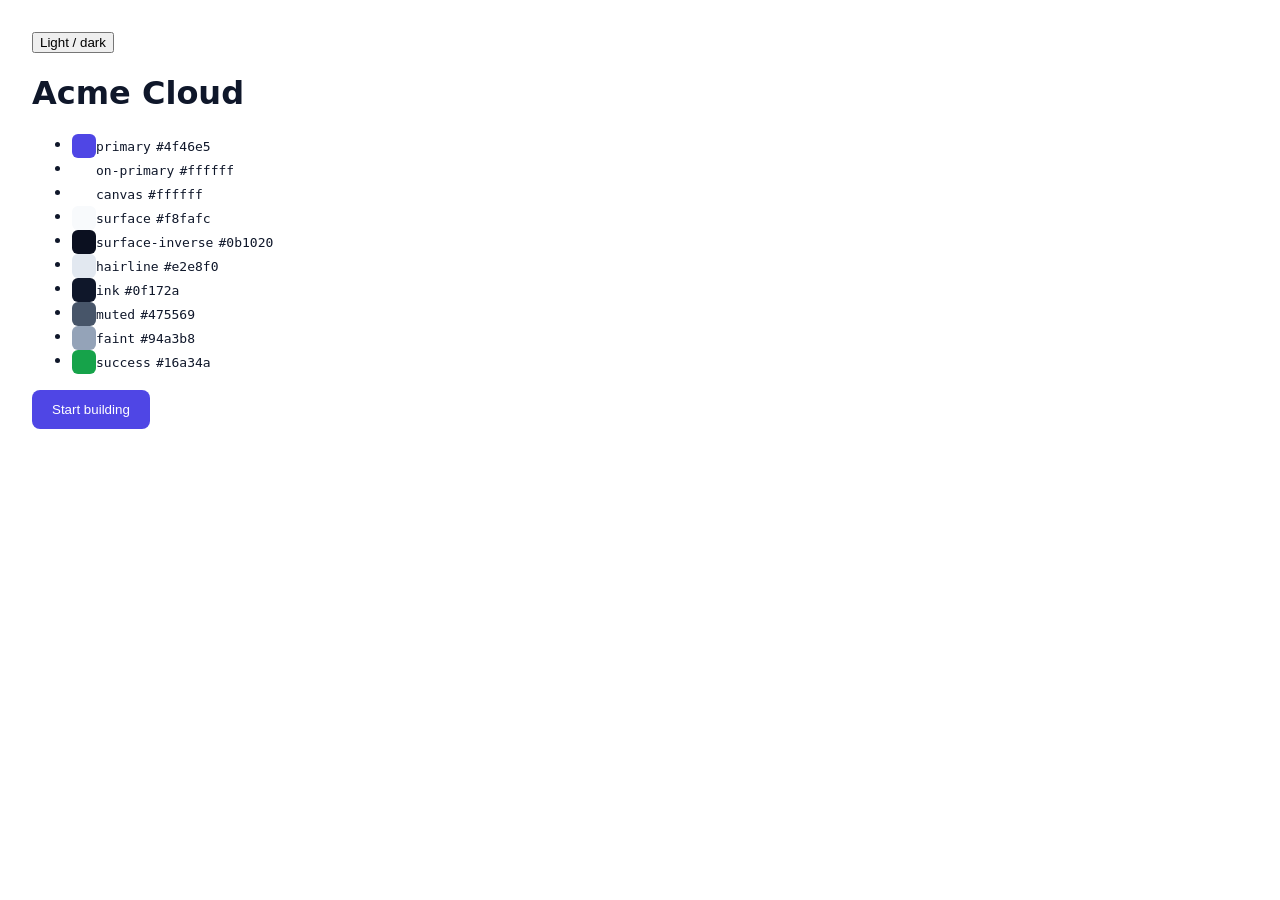
<file: tests/golden/verify/preview.html>
<!doctype html>
<html lang="en">
  <head>
    <meta charset="utf-8">
    <meta name="viewport" content="width=device-width, initial-scale=1">
    <title>Acme Cloud — Design Preview</title>
    <style>
    :root {
      --primary: #4f46e5;
      --on-primary: #ffffff;
      --canvas: #ffffff;
      --surface: #f8fafc;
      --surface-inverse: #0b1020;
      --hairline: #e2e8f0;
      --ink: #0f172a;
      --muted: #475569;
      --faint: #94a3b8;
      --success: #16a34a;
    }
    :root[data-theme="dark"] {
      --primary: #818cf8;
      --on-primary: #0b1020;
      --canvas: #0b1020;
      --surface: #111827;
      --surface-inverse: #05070f;
      --hairline: #1e293b;
      --ink: #f8fafc;
      --muted: #94a3b8;
      --faint: #64748b;
      --success: #4ade80;
    }
    body { margin: 0; padding: 32px; background: var(--canvas); color: var(--ink); font-family: Inter, system-ui, sans-serif; }
    .swatch span { display: inline-block; width: 24px; height: 24px; border-radius: 6px; vertical-align: middle; }
    .button-primary { background: var(--primary); color: var(--on-primary); border: 0; border-radius: 8px; padding: 12px 20px; }
    .button-primary:hover { background: #4338ca; }
    </style>
  </head>
  <body>
    <button type="button" id="theme-toggle">Light / dark</button>
    <h1>Acme Cloud</h1>
    <ul>
      <li class="swatch"><span style="background: var(--primary)"></span><code>primary</code> <code>#4f46e5</code></li>
      <li class="swatch"><span style="background: var(--on-primary)"></span><code>on-primary</code> <code>#ffffff</code></li>
      <li class="swatch"><span style="background: var(--canvas)"></span><code>canvas</code> <code>#ffffff</code></li>
      <li class="swatch"><span style="background: var(--surface)"></span><code>surface</code> <code>#f8fafc</code></li>
      <li class="swatch"><span style="background: var(--surface-inverse)"></span><code>surface-inverse</code> <code>#0b1020</code></li>
      <li class="swatch"><span style="background: var(--hairline)"></span><code>hairline</code> <code>#e2e8f0</code></li>
      <li class="swatch"><span style="background: var(--ink)"></span><code>ink</code> <code>#0f172a</code></li>
      <li class="swatch"><span style="background: var(--muted)"></span><code>muted</code> <code>#475569</code></li>
      <li class="swatch"><span style="background: var(--faint)"></span><code>faint</code> <code>#94a3b8</code></li>
      <li class="swatch"><span style="background: var(--success)"></span><code>success</code> <code>#16a34a</code></li>
    </ul>
    <button class="button-primary" type="button">Start building</button>
    <script>
      document.getElementById("theme-toggle").addEventListener("click", () => {
        const root = document.documentElement;
        root.dataset.theme = root.dataset.theme === "dark" ? "light" : "dark";
      });
    </script>
  </body>
</html>
</file>
